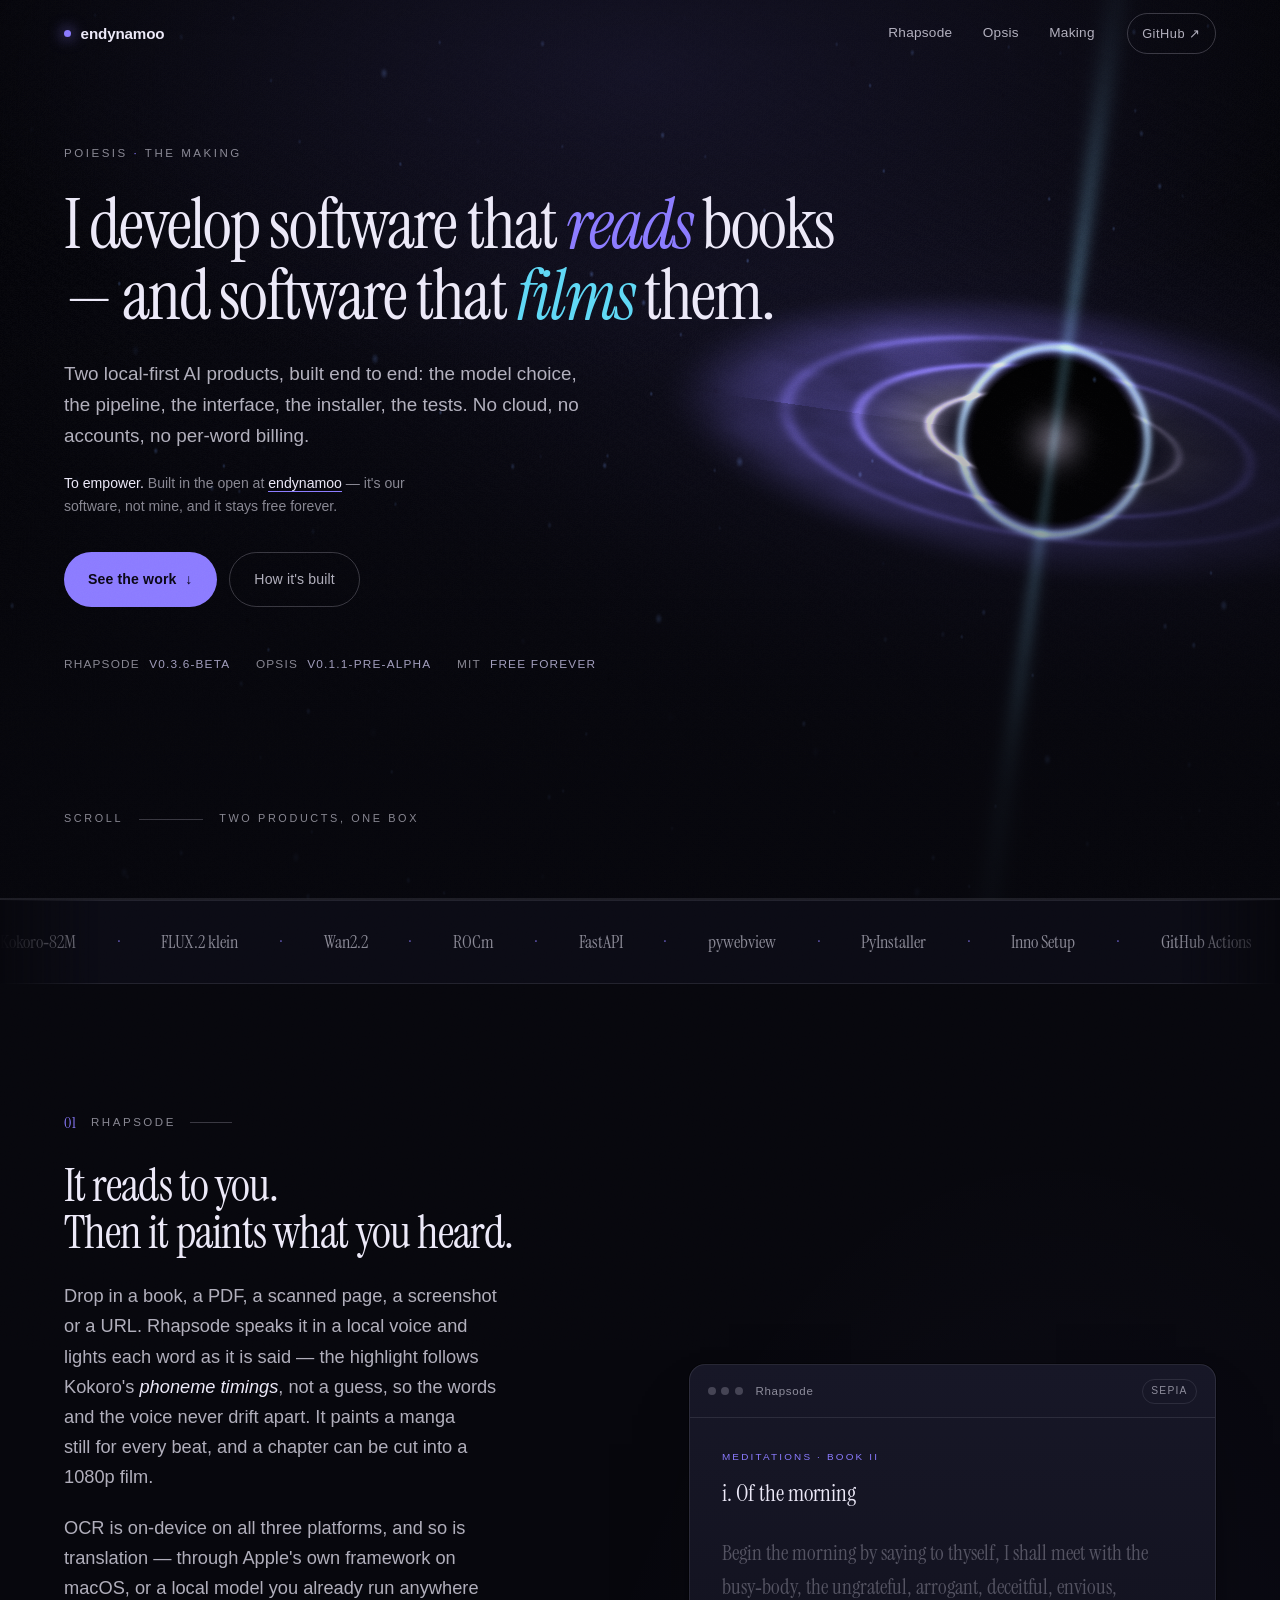
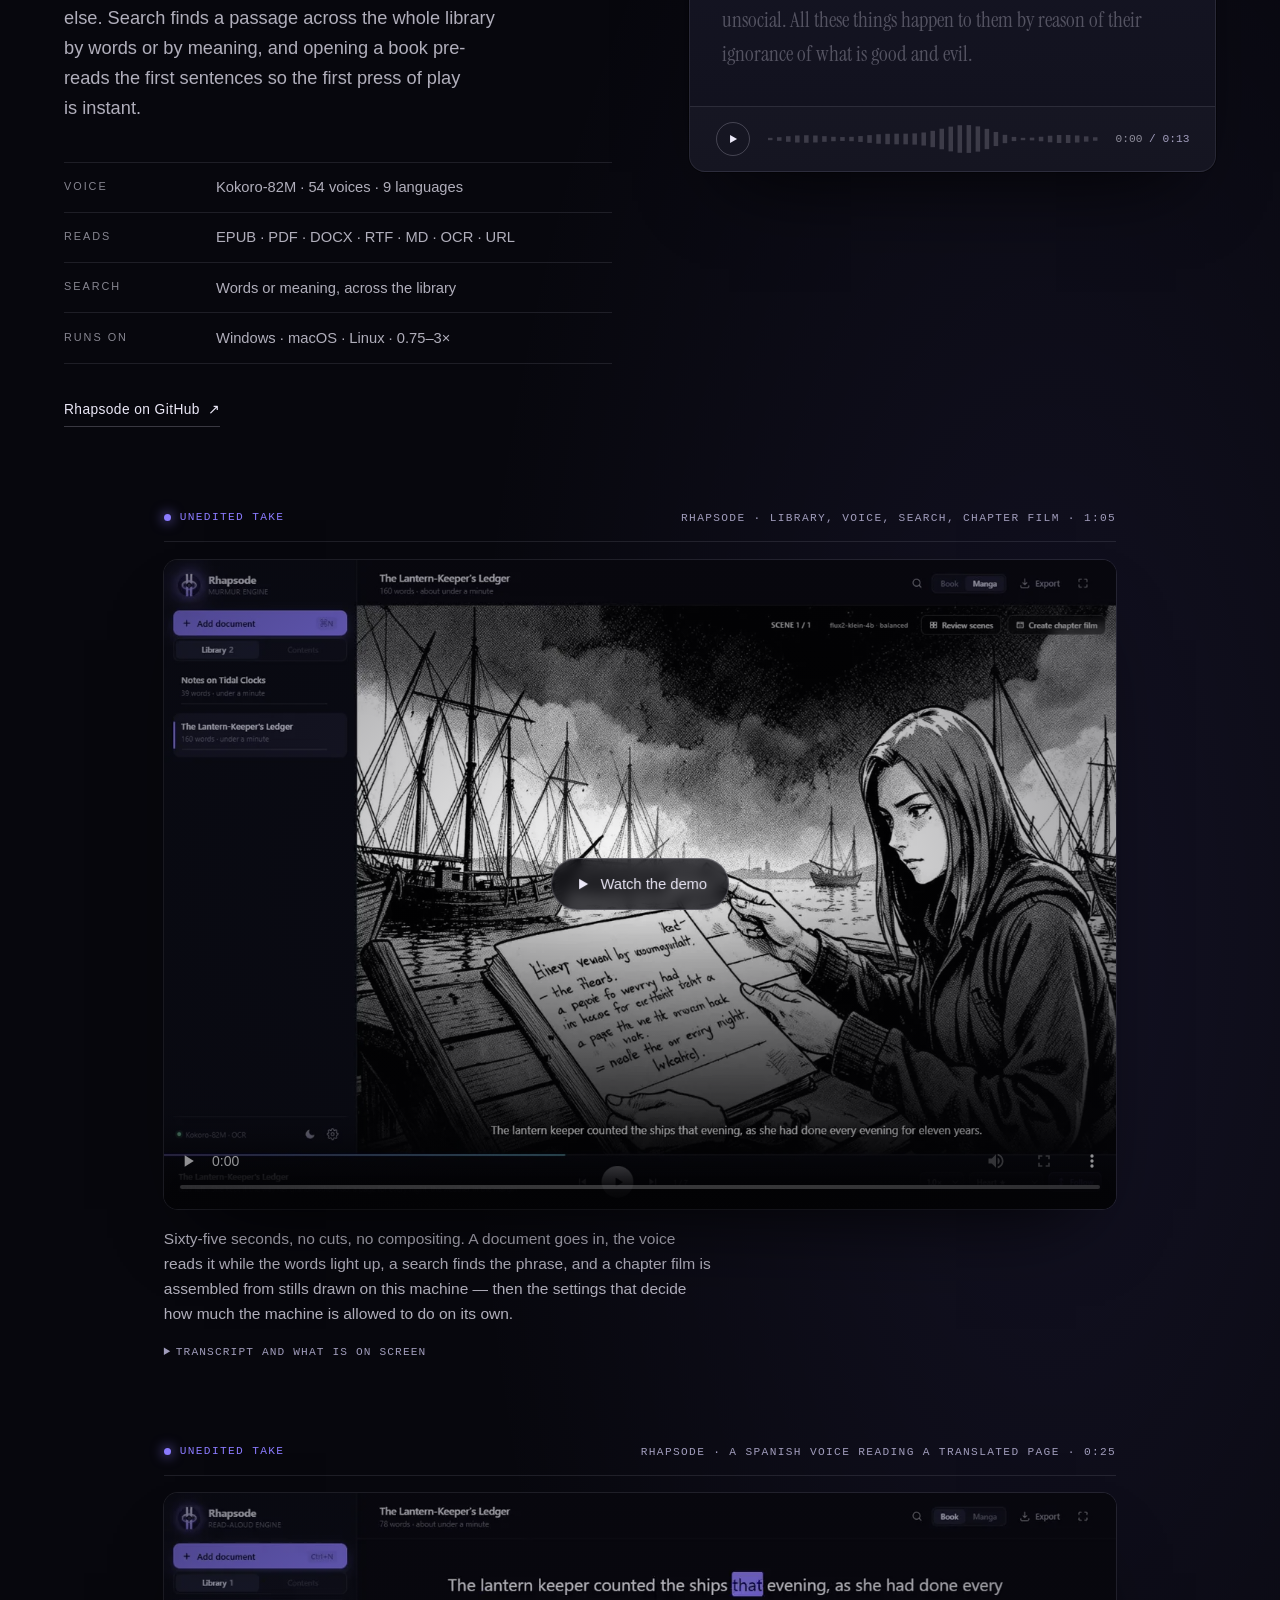
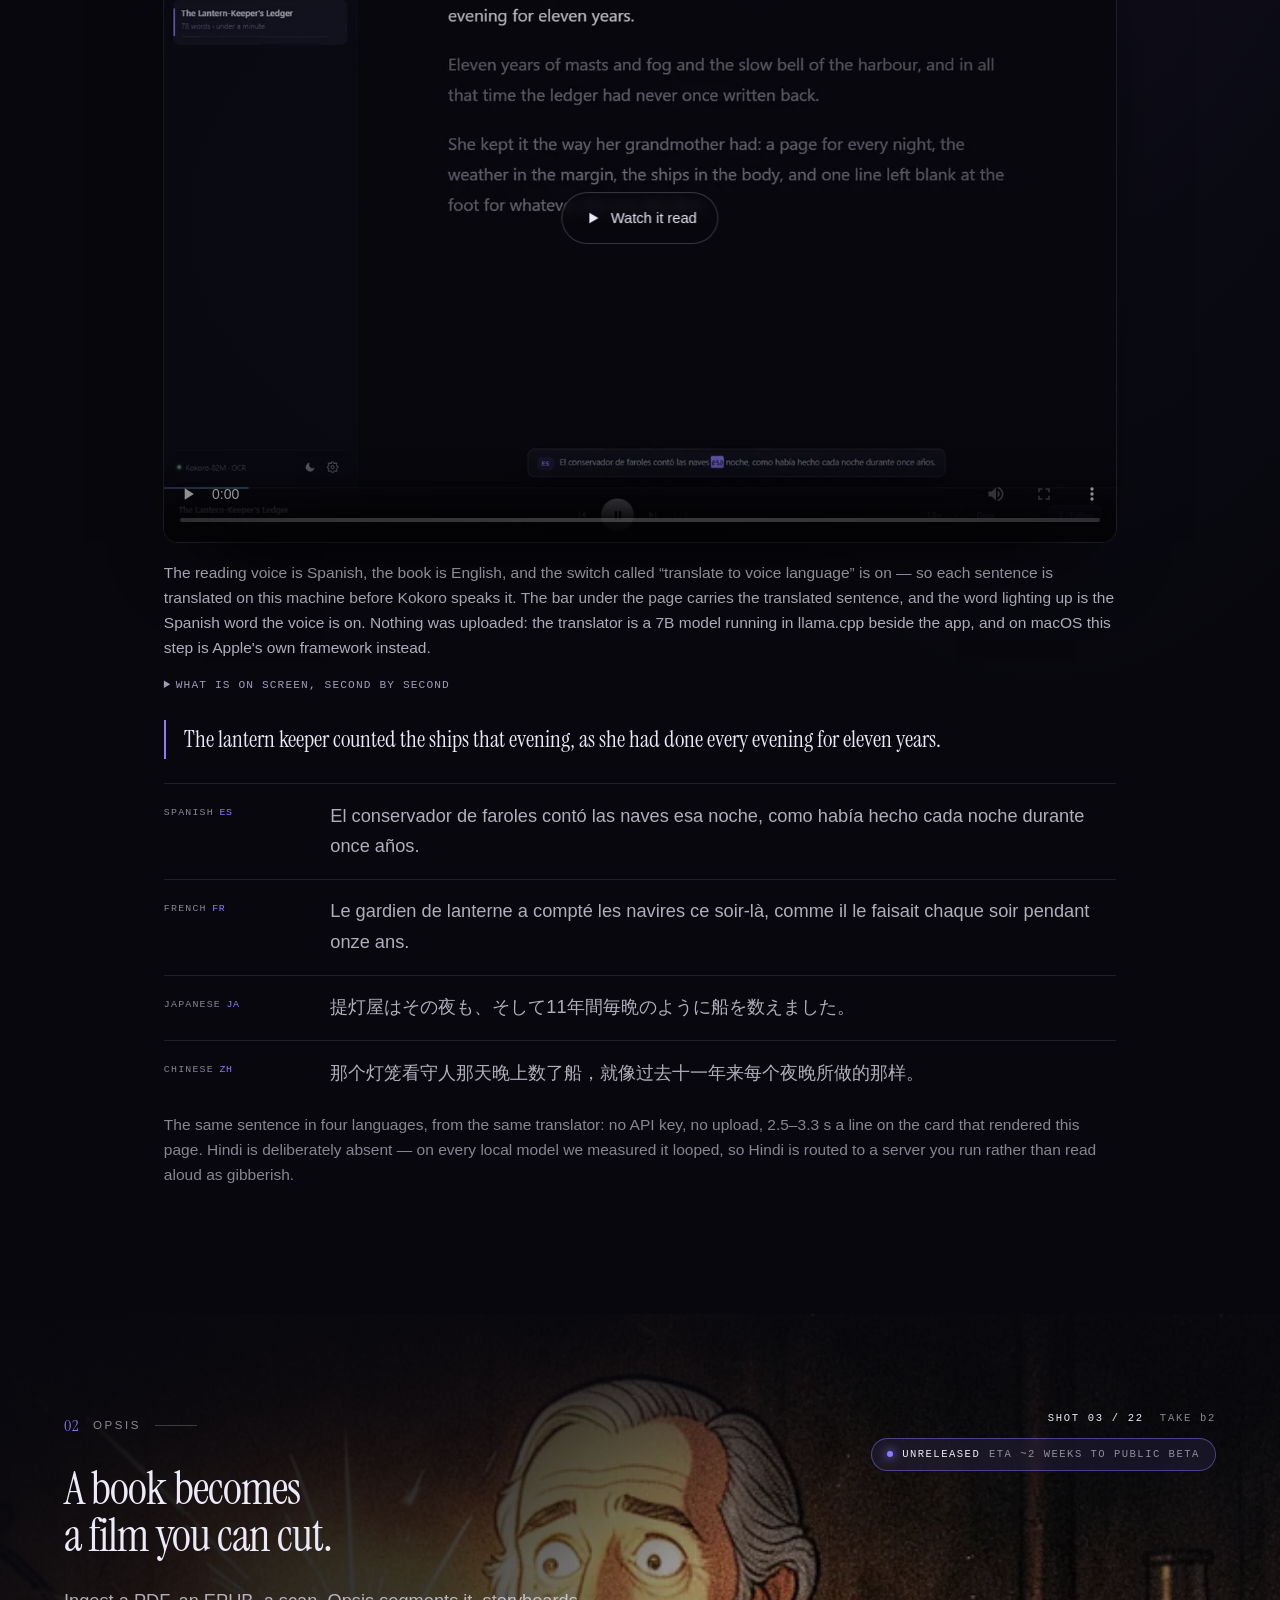
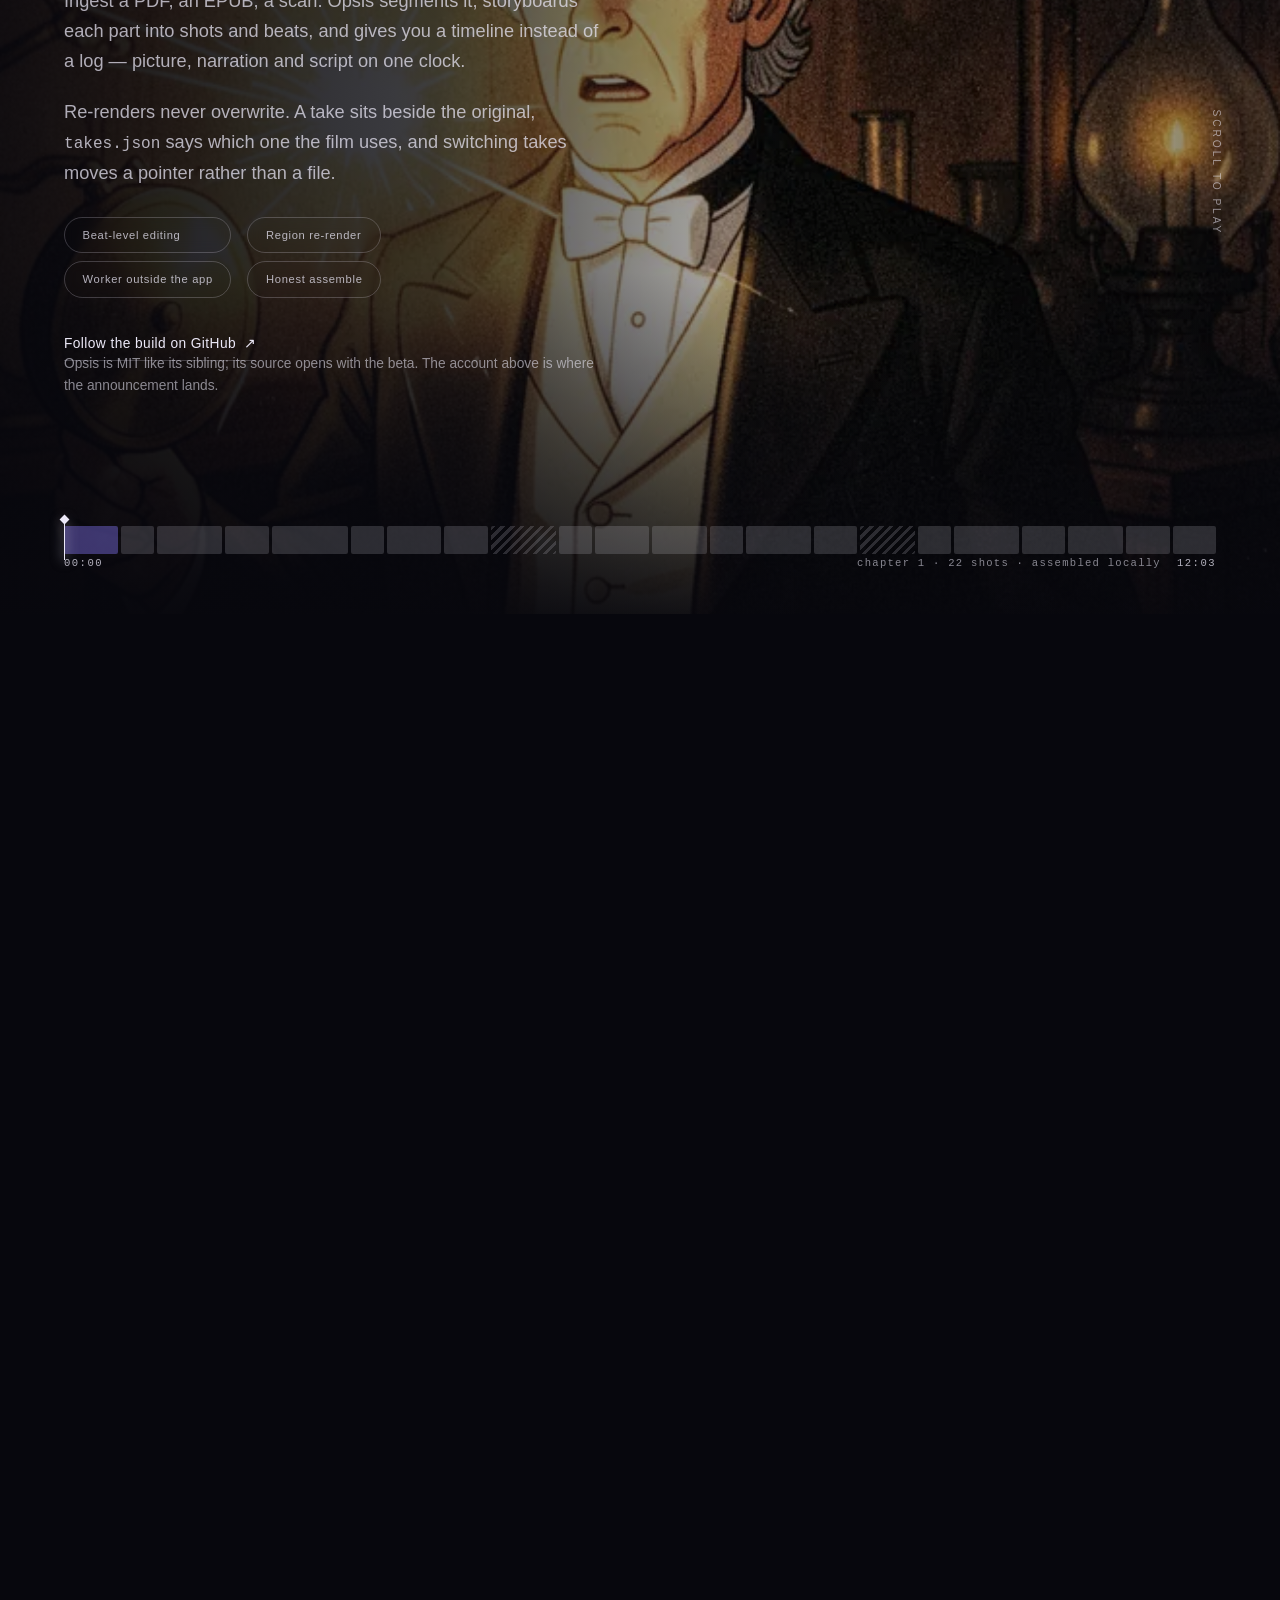
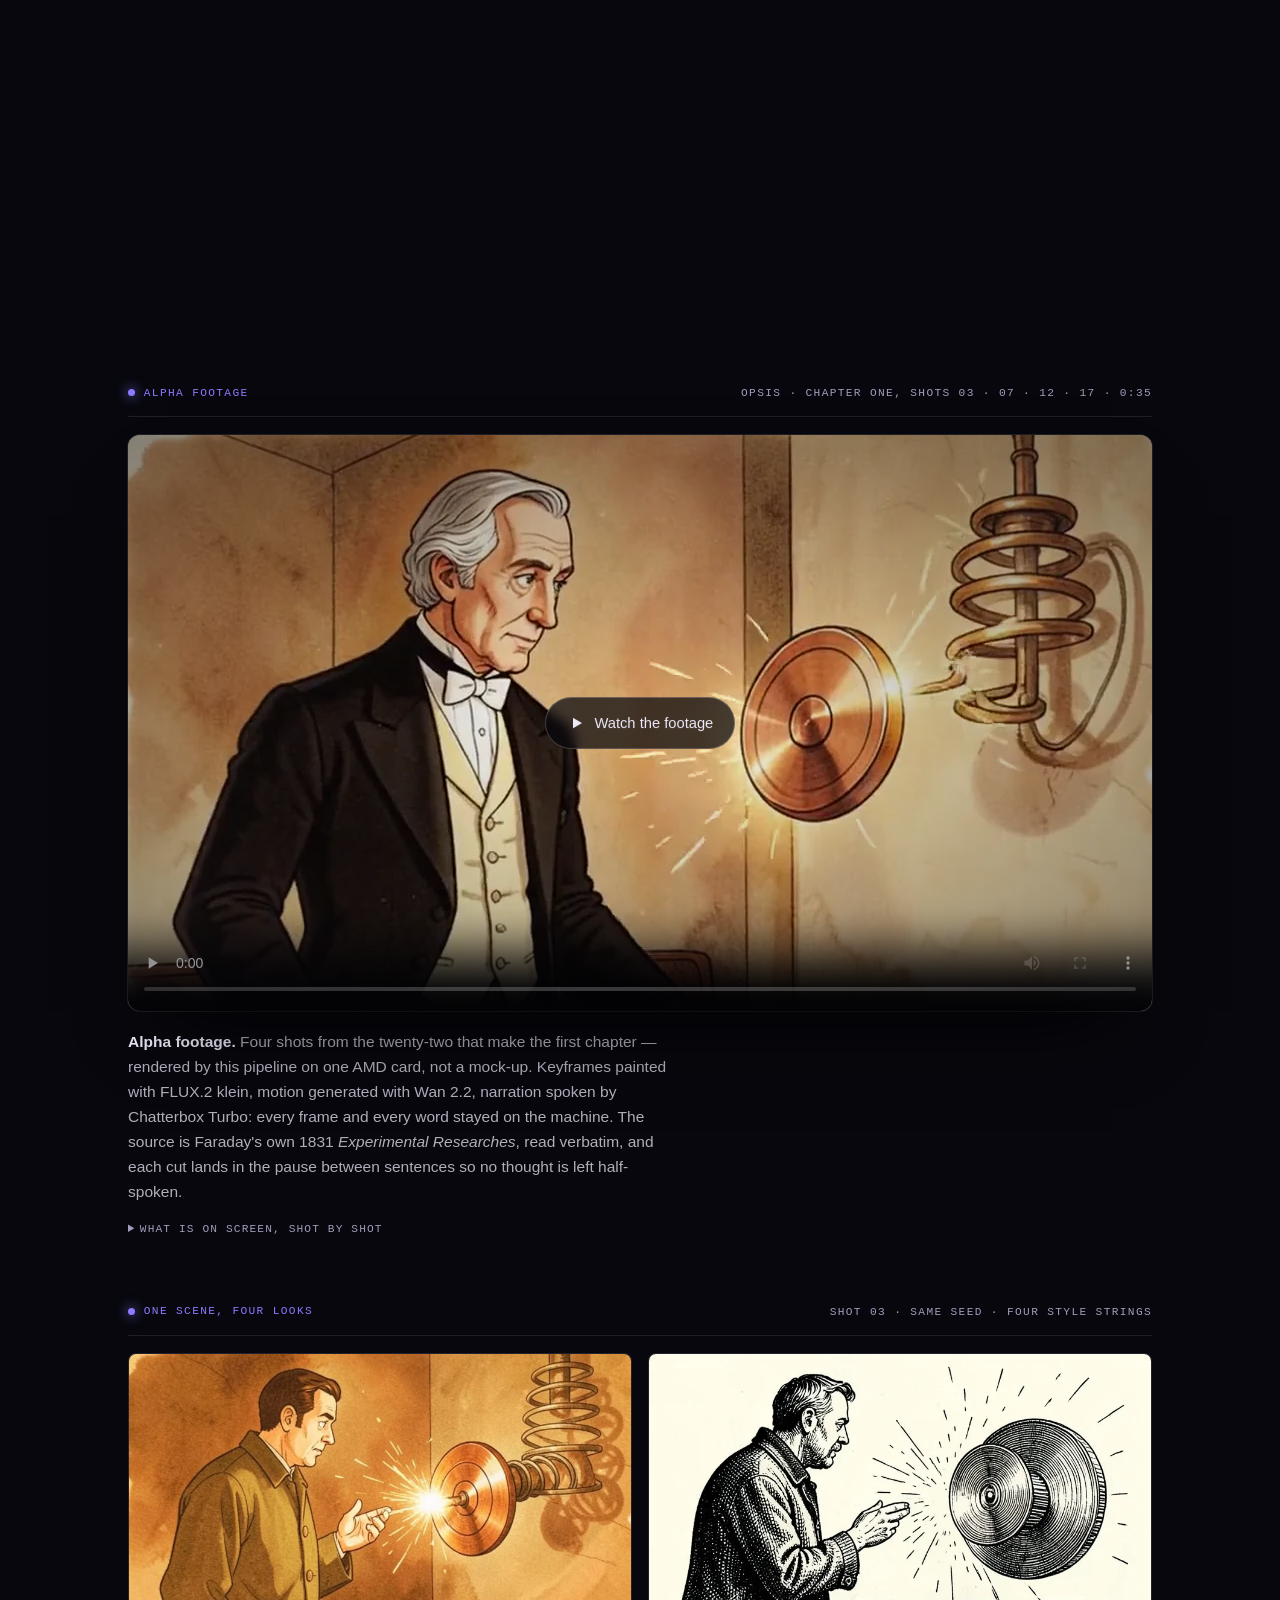
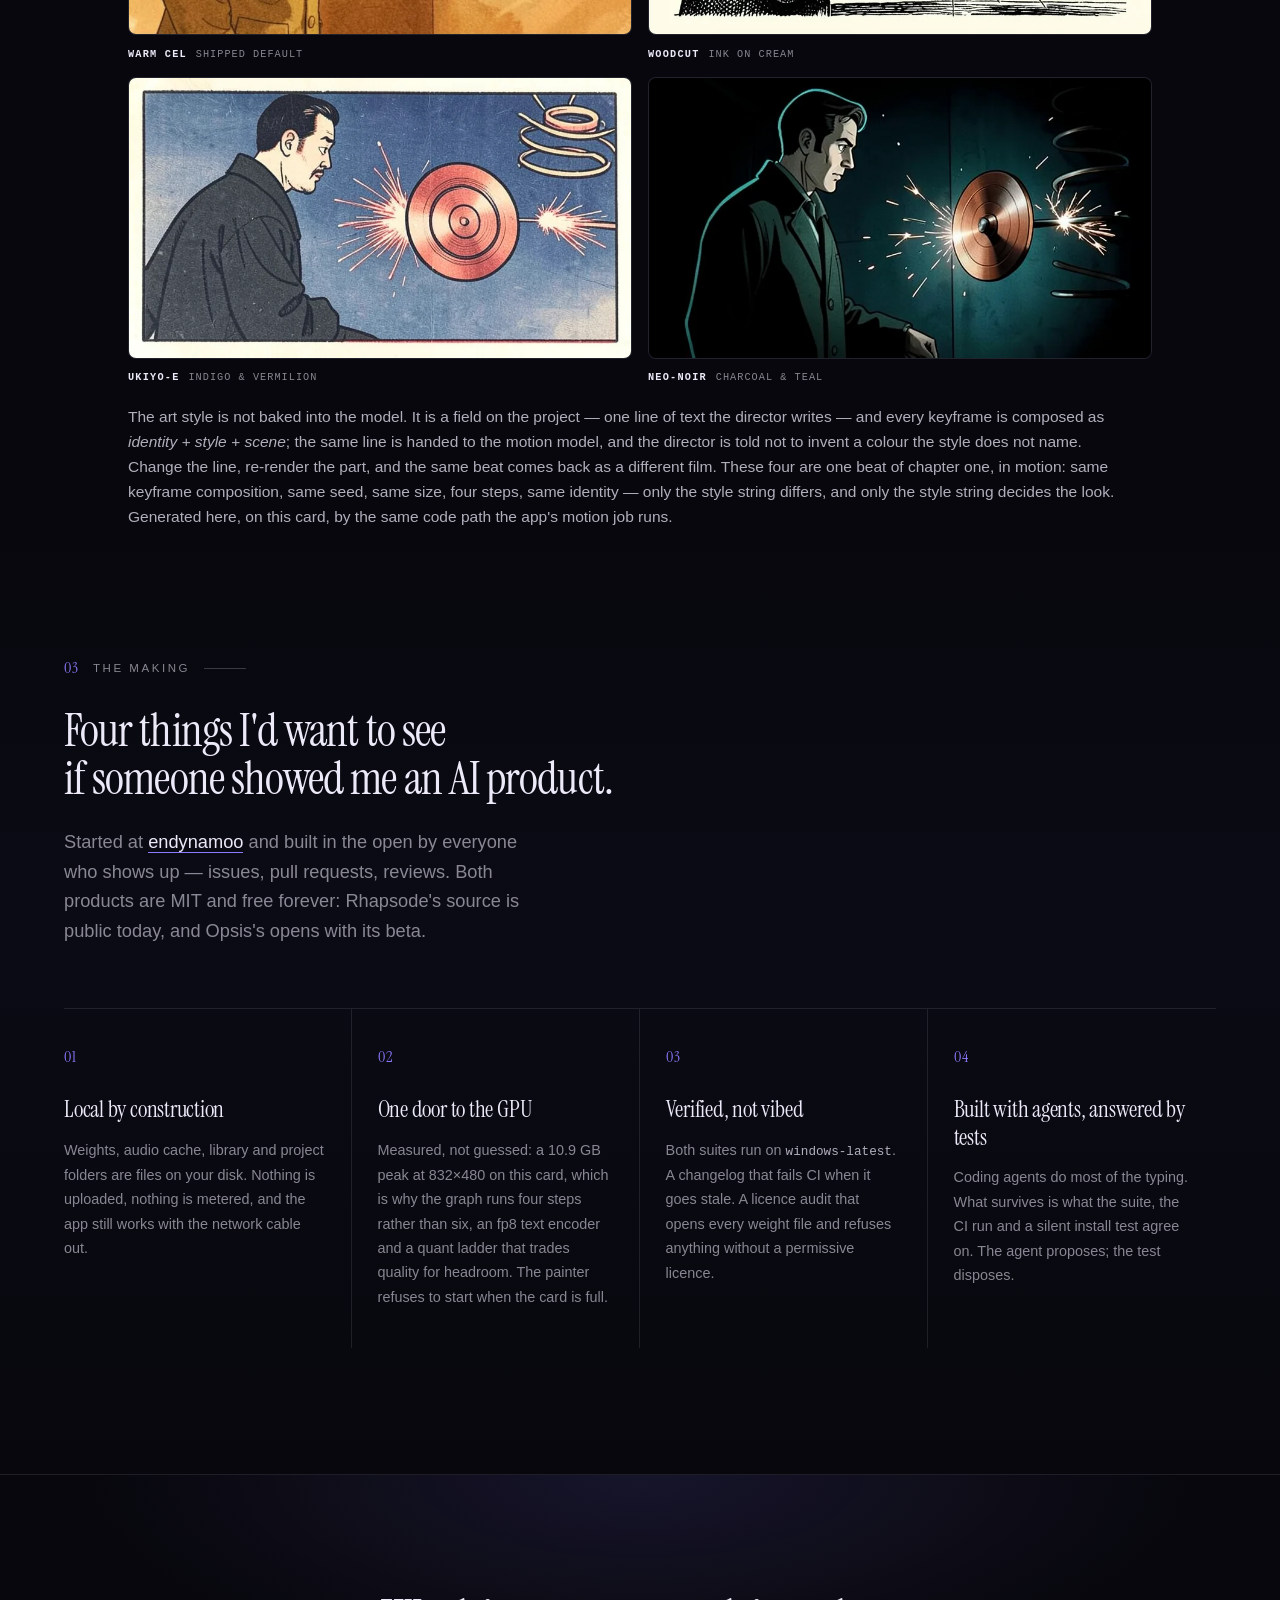
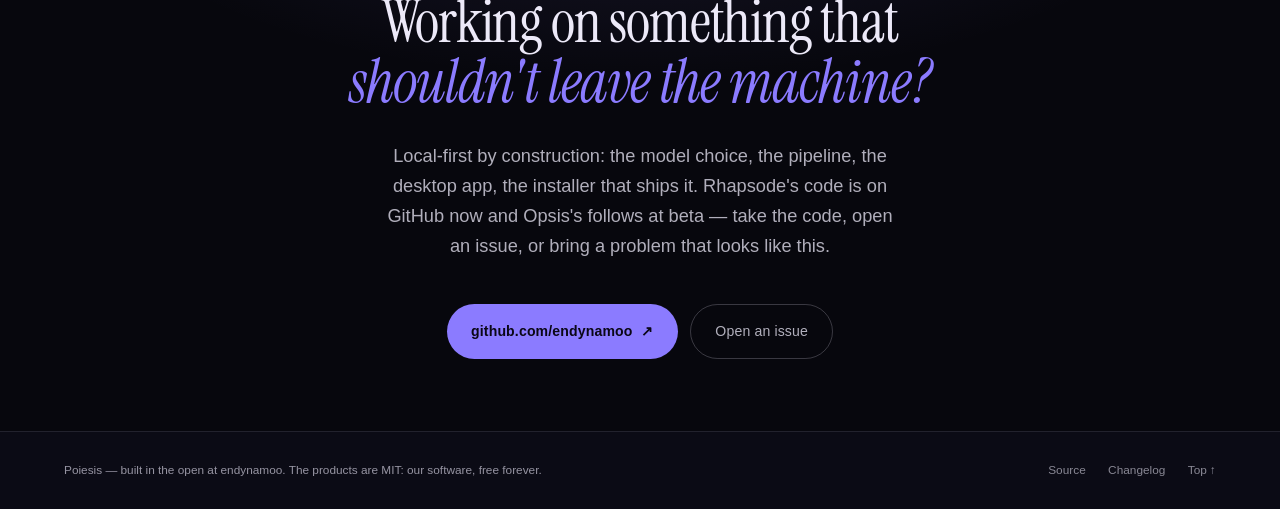
<file: index.html>
<!doctype html>
<html lang="en">
<head>
<meta charset="utf-8">
<meta name="viewport" content="width=device-width, initial-scale=1">
<title>endynamoo — Poiesis · local-first AI, built end to end</title>
<meta name="description" content="Rhapsode reads books aloud and paints them. Opsis turns a book into a film. Two local-first AI products, built end to end — no cloud, no accounts, no per-word billing.">
<meta name="color-scheme" content="dark">
<meta name="theme-color" content="#07070d">
<link rel="icon" href="assets/favicon.svg" type="image/svg+xml">
<meta property="og:type" content="website">
<meta property="og:title" content="endynamoo — Poiesis">
<meta property="og:description" content="I develop software that reads books — and software that films them.">
<meta property="og:image" content="https://endynamoo.github.io/poiesis/assets/img/og.png">
<meta property="og:url" content="https://endynamoo.github.io/poiesis/">
<meta name="twitter:card" content="summary_large_image">
<link rel="preload" href="assets/fonts/instrument-serif-latin.woff2" as="font" type="font/woff2" crossorigin>
<link rel="stylesheet" href="assets/css/site.css?v=17">
</head>
<body>
<a class="skip" href="#rhapsode">Skip to the work</a>
<div class="grain" aria-hidden="true"></div>

<header class="nav">
  <a class="wordmark" href="#top" aria-label="endynamoo, back to the top">
    <span class="wordmark__dot"></span>
    <span>endynamoo</span>
  </a>
  <nav class="nav__links" aria-label="Sections">
    <a href="#rhapsode">Rhapsode</a>
    <a href="#opsis">Opsis</a>
    <a href="#making">Making</a>
  </nav>
  <a class="nav__cta" href="https://github.com/endynamoo" target="_blank" rel="noopener">GitHub&nbsp;↗</a>
</header>
<div class="rail" aria-hidden="true"><i></i></div>

<main id="top">

  <!-- 1 · the light ------------------------------------------------------- -->
  <section class="hero" aria-labelledby="hero-title">
    <canvas class="hero__stage" aria-hidden="true"></canvas>
    <div class="hero__veil" aria-hidden="true"></div>

    <div class="hero__inner">
      <p class="eyebrow reveal">Poiesis <span class="dot">·</span> the making</p>
      <h1 id="hero-title" class="display">
        <span class="line">I&nbsp;develop software that <em>reads</em> books</span>
        <span class="line">— and software that <em class="cold">films</em> them.</span>
      </h1>
      <p class="lede reveal">
        Two local&#8209;first AI products, built end to end: the model choice, the
        pipeline, the interface, the installer, the tests. No cloud, no accounts,
        no per&#8209;word billing.
      </p>
      <p class="hero__by reveal">
        <span class="hero__by-lead">To empower.</span>
        Built in the open at <a href="https://github.com/endynamoo" target="_blank" rel="noopener">endynamoo</a>
        — it's our software, not mine, and it stays free forever.
      </p>
      <div class="hero__actions reveal">
        <a class="btn btn--accent" href="#rhapsode">See the work <span aria-hidden="true">↓</span></a>
        <a class="btn btn--ghost" href="#making">How it's built</a>
      </div>
      <ul class="hero__meta reveal">
        <li>Rhapsode <span>v0.3.6&#8209;beta</span></li>
        <li>Opsis <span>v0.1.1&#8209;pre&#8209;alpha</span></li>
        <li>MIT <span>free forever</span></li>
      </ul>
    </div>

    <div class="hero__foot">
      <span>Scroll</span>
      <span class="hero__foot-line" aria-hidden="true"></span>
      <span>two products, one box</span>
    </div>
  </section>

  <!-- 2 · the ingredients ------------------------------------------------- -->
  <section class="strip" aria-label="Stack">
    <div class="strip__track">
      <span>Kokoro&#8209;82M</span><i>·</i>
      <span>FLUX.2 klein</span><i>·</i>
      <span>Wan2.2</span><i>·</i>
      <span>ROCm</span><i>·</i>
      <span>FastAPI</span><i>·</i>
      <span>pywebview</span><i>·</i>
      <span>PyInstaller</span><i>·</i>
      <span>Inno Setup</span><i>·</i>
      <span>GitHub Actions</span><i>·</i>
      <span class="strip__dup" aria-hidden="true">Kokoro&#8209;82M</span><i aria-hidden="true">·</i>
      <span class="strip__dup" aria-hidden="true">FLUX.2 klein</span><i aria-hidden="true">·</i>
      <span class="strip__dup" aria-hidden="true">Wan2.2</span><i aria-hidden="true">·</i>
      <span class="strip__dup" aria-hidden="true">ROCm</span><i aria-hidden="true">·</i>
      <span class="strip__dup" aria-hidden="true">FastAPI</span><i aria-hidden="true">·</i>
      <span class="strip__dup" aria-hidden="true">pywebview</span><i aria-hidden="true">·</i>
      <span class="strip__dup" aria-hidden="true">PyInstaller</span><i aria-hidden="true">·</i>
      <span class="strip__dup" aria-hidden="true">Inno Setup</span><i aria-hidden="true">·</i>
      <span class="strip__dup" aria-hidden="true">GitHub Actions</span><i aria-hidden="true">·</i>
    </div>
  </section>

  <!-- 3 · Rhapsode -------------------------------------------------------- -->
  <section class="project project--rhapsode" id="rhapsode" aria-labelledby="rhapsode-title">
    <div class="wrap project__grid">

      <div class="project__copy">
        <p class="index reveal"><span>01</span> Rhapsode</p>
        <h2 id="rhapsode-title" class="display h2 reveal">
          It reads to you.<br>Then it paints what you heard.
        </h2>
        <p class="body reveal">
          Drop in a book, a PDF, a scanned page, a screenshot or a URL. Rhapsode speaks it in a
          local voice and lights each word as it is said — the highlight follows Kokoro's
          <em>phoneme timings</em>, not a guess, so the words and the voice never drift apart. It
          paints a manga still for every beat, and a chapter can be cut into a 1080p film.
        </p>
        <p class="body reveal">
          OCR is on&#8209;device on all three platforms, and so is translation — through Apple's
          own framework on macOS, or a local model you already run anywhere else. Search finds a
          passage across the whole library by words or by meaning, and opening a book pre-reads
          the first sentences so the first press of play is instant.
        </p>

        <dl class="specs reveal">
          <div><dt>Voice</dt><dd>Kokoro&#8209;82M · 54 voices · 9 languages</dd></div>
          <div><dt>Reads</dt><dd>EPUB · PDF · DOCX · RTF · MD · OCR · URL</dd></div>
          <div><dt>Search</dt><dd>Words or meaning, across the library</dd></div>
          <div><dt>Runs on</dt><dd>Windows · macOS · Linux · 0.75–3×</dd></div>
        </dl>

        <a class="arrow-link reveal" href="https://github.com/endynamoo/rhapsode" target="_blank" rel="noopener">
          Rhapsode on GitHub <span aria-hidden="true">↗</span>
        </a>
      </div>

      <!-- reader mock: built in CSS so it stays crisp at any DPI -->
      <div class="reader reveal" aria-hidden="true">
        <div class="reader__chrome">
          <span class="reader__dots"><i></i><i></i><i></i></span>
          <span class="reader__title">Rhapsode</span>
          <span class="reader__chip">Sepia</span>
        </div>

        <div class="reader__head">
          <p class="reader__book">MEDITATIONS · BOOK II</p>
          <p class="reader__chapter">i. Of the morning</p>
        </div>

        <p class="reader__prose" id="prose">Begin the morning by saying to thyself, I shall meet with the busy&#8209;body, the ungrateful, arrogant, deceitful, envious, unsocial. All these things happen to them by reason of their ignorance of what is good and evil.</p>

        <div class="reader__player">
          <button class="reader__play" type="button" id="hear" aria-label="Play the voice" aria-pressed="false">
            <svg class="reader__icon reader__icon--play" viewBox="0 0 24 24" width="14" height="14" aria-hidden="true"><path d="M7 5l12 7-12 7z" fill="currentColor"/></svg>
            <svg class="reader__icon reader__icon--pause" viewBox="0 0 24 24" width="14" height="14" aria-hidden="true"><path d="M7 5h3.4v14H7zM13.6 5H17v14h-3.4z" fill="currentColor"/></svg>
          </button>
          <canvas class="reader__wave" id="wave" aria-hidden="true"></canvas>
          <span class="reader__time" id="clock">0:00<span> / 0:13</span></span>
        </div>
        <audio id="voice" src="assets/audio/reader.mp3" preload="auto"></audio>
      </div>

      <!-- Kokoro-82M speaking this passage, rendered by tools/make_reader_audio.py.
           The word timings are the phoneme timings from the same synthesis. -->
      <!-- reader-timings:begin -->
      <script type="application/json" id="reader-timings">{"duration":13.413,"words":[[0.073,0.473],[0.473,0.699],[0.699,1.2],[1.2,1.375],[1.375,1.752],[1.752,1.927],[1.927,2.452],[2.452,2.576],[2.576,2.902],[2.902,3.178],[3.178,3.454],[3.454,3.68],[3.68,4.403],[4.403,4.629],[4.629,5.453],[5.453,6.102],[6.102,6.802],[6.802,7.327],[7.327,8.014],[8.014,8.239],[8.239,8.639],[8.639,9.016],[9.016,9.467],[9.467,9.642],[9.642,9.918],[9.918,10.093],[10.093,10.544],[10.544,10.719],[10.719,11.045],[11.045,11.796],[11.796,11.971],[11.971,12.247],[12.247,12.421],[12.421,12.697],[12.697,12.923],[12.923,13.333]]}</script>
      <!-- reader-timings:end -->

    </div>

    <!-- the app itself: one unedited take, recorded by Rhapsode's scripts/record_demo.py -->
    <figure class="demo reveal" aria-labelledby="demo-title">
      <div class="demo__slate">
        <p class="demo__rec"><i aria-hidden="true"></i> Unedited take</p>
        <p class="demo__meta" id="demo-title">Rhapsode · library, voice, search, chapter film · 1:05</p>
      </div>

      <div class="demo__frame">
        <video class="demo__video" id="demo" controls preload="none" playsinline
               width="1280" height="871"
               poster="assets/img/rhapsode-demo-poster.webp"
               aria-describedby="demo-desc">
          <source src="assets/video/rhapsode-demo.mp4" type="video/mp4">
          <p>Your browser cannot play this file. <a href="assets/video/rhapsode-demo.mp4">Download the demo</a> (2 MB).</p>
        </video>
        <span class="demo__scrim" aria-hidden="true"></span>
        <button class="demo__play" type="button" id="demo-play">
          <svg viewBox="0 0 24 24" width="18" height="18" aria-hidden="true"><path d="M8 5l12 7-12 7z" fill="currentColor"/></svg>
          <span>Watch the demo</span>
        </button>
      </div>

      <figcaption class="demo__caption" id="demo-desc">
        Sixty-five seconds, no cuts, no compositing. A document goes in, the voice reads it while
        the words light up, a search finds the phrase, and a chapter film is assembled from stills
        drawn on this machine — then the settings that decide how much the machine is allowed to do
        on its own.
      </figcaption>

      <details class="demo__transcript">
        <summary>Transcript and what is on screen</summary>
        <ol>
          <li><b>0:00</b> — the library, two documents. <i>Add document</i> opens the picker.</li>
          <li><b>0:10</b> — <i>The Lantern Keeper's Ledger</i> plays. Kokoro reads; the word being spoken is lit, the sentence sits above the controls.</li>
          <li><b>0:31</b> — <i>Search library</i> for <b>lantern</b>: the hits are segments, marked with the words that matched.</li>
          <li><b>0:45</b> — the chapter film: one still per beat, the narration underneath, scrubbable as a timeline.</li>
          <li><b>0:58</b> — settings: default voice, reading font, text size, theme, stills engine, auto-generate, follow along.</li>
        </ol>
        <p>The spoken words are the book's own text — “The lantern keeper counted the ships that evening, as she had done every evening for eleven years.” — read by Kokoro-82M running locally.</p>
      </details>
    </figure>

    <!-- the take: Rhapsode reading a Spanish translation, recorded by
         tools/make_translation_clip.py. The four-language list under it is the same
         translator's output, rendered by tools/make_translation_demo.py. -->
    <figure class="demo demo--translation reveal" aria-labelledby="translation-title">
      <div class="demo__slate">
        <p class="demo__rec"><i aria-hidden="true"></i> Unedited take</p>
        <p class="demo__meta" id="translation-title">Rhapsode · a Spanish voice reading a translated page · 0:25</p>
      </div>

      <div class="demo__frame">
        <video class="demo__video" id="translation-demo" controls preload="none" playsinline
               width="1280" height="872"
               poster="assets/img/translation-demo-poster.webp"
               aria-describedby="translation-desc">
          <source src="assets/video/translation-demo.mp4" type="video/mp4">
          <p>Your browser cannot play this file. <a href="assets/video/translation-demo.mp4">Download the take</a> (547&nbsp;KB).</p>
        </video>
        <span class="demo__scrim" aria-hidden="true"></span>
        <button class="demo__play" type="button" id="translation-demo-play">
          <svg viewBox="0 0 24 24" width="18" height="18" aria-hidden="true"><path d="M8 5l12 7-12 7z" fill="currentColor"/></svg>
          <span>Watch it read</span>
        </button>
      </div>

      <figcaption class="demo__caption" id="translation-desc">
        The reading voice is Spanish, the book is English, and the switch called “translate to
        voice language” is on — so each sentence is translated on this machine before Kokoro
        speaks it. The bar under the page carries the translated sentence, and the word lighting
        up is the Spanish word the voice is on. Nothing was uploaded: the translator is a 7B
        model running in llama.cpp beside the app, and on macOS this step is Apple's own
        framework instead.
      </figcaption>

      <details class="demo__transcript">
        <summary>What is on screen, second by second</summary>
        <ol>
          <li><b>0:00</b> — the library, with one document in it.</li>
          <li><b>0:02</b> — <i>The Lantern-Keeper's Ledger</i> opens in Book view, in English.</li>
          <li><b>0:04</b> — play. Spanish voice <code>ef_dora</code>; the first sentence arrives translated as “El conservador de faroles contó las naves esa noche, como había hecho cada noche durante once años.”</li>
          <li><b>0:14</b> — the next sentence: “La mantuvo como su abuela: una página para cada noche, el tiempo en la margen, las naves en el cuerpo…”</li>
          <li><b>0:24</b> — stopped. Every line stayed on this machine.</li>
        </ol>
        <p>The sentence is translated first and spoken second: the delay you hear at 0:04 is the model, not the network. There is no network.</p>
      </details>

      <blockquote class="translation__source">
        The lantern keeper counted the ships that evening, as she had done every evening
        for eleven years.
      </blockquote>

      <dl class="translation__list">
        <div>
          <dt>Spanish <em>es</em></dt>
          <dd lang="es">El conservador de faroles contó las naves esa noche, como había hecho cada noche durante once años.</dd>
        </div>
        <div>
          <dt>French <em>fr</em></dt>
          <dd lang="fr">Le gardien de lanterne a compté les navires ce soir-là, comme il le faisait chaque soir pendant onze ans.</dd>
        </div>
        <div>
          <dt>Japanese <em>ja</em></dt>
          <dd lang="ja">提灯屋はその夜も、そして11年間毎晩のように船を数えました。</dd>
        </div>
        <div>
          <dt>Chinese <em>zh</em></dt>
          <dd lang="zh">那个灯笼看守人那天晚上数了船，就像过去十一年来每个夜晚所做的那样。</dd>
        </div>
      </dl>

      <p class="translation__note">
        The same sentence in four languages, from the same translator: no API key, no upload,
        2.5–3.3&nbsp;s a line on the card that rendered this page. Hindi is deliberately absent —
        on every local model we measured it looped, so Hindi is routed to a server you run rather
        than read aloud as gibberish.
      </p>
    </figure>
  </section>

  <!-- 4 · Opsis ----------------------------------------------------------- -->
  <section class="opsis" id="opsis" aria-labelledby="opsis-title">
    <div class="opsis__pin">

      <div class="opsis__media">
        <img src="assets/img/frame-01.webp" alt="" class="opsis__frame is-on" data-frame="0" width="832" height="464">
        <img src="assets/img/frame-02.webp" alt="" class="opsis__frame" data-frame="1" width="832" height="464" loading="lazy">
        <img src="assets/img/frame-03.webp" alt="" class="opsis__frame" data-frame="2" width="832" height="464" loading="lazy">
        <img src="assets/img/frame-04.webp" alt="" class="opsis__frame" data-frame="3" width="832" height="464" loading="lazy">
        <img src="assets/img/frame-05.webp" alt="" class="opsis__frame" data-frame="4" width="832" height="464" loading="lazy">
        <img src="assets/img/frame-06.webp" alt="" class="opsis__frame" data-frame="5" width="832" height="464" loading="lazy">
        <img src="assets/img/frame-07.webp" alt="" class="opsis__frame" data-frame="6" width="832" height="464" loading="lazy">
        <img src="assets/img/frame-08.webp" alt="" class="opsis__frame" data-frame="7" width="832" height="464" loading="lazy">
        <div class="opsis__scrim" aria-hidden="true"></div>
        <p class="opsis__slate" aria-hidden="true"><span id="slate-shot">SHOT 03 / 22</span><span id="slate-take">TAKE b2</span></p>

        <p class="opsis__banner">
          <i aria-hidden="true"></i>
          <span>Unreleased</span>
          <span class="opsis__banner-note">ETA ~2 weeks to public beta</span>
        </p>
      </div>

      <div class="opsis__copy">
        <p class="index"><span>02</span> Opsis</p>
        <h2 id="opsis-title" class="display h2">
          A book becomes<br>a film you can cut.
        </h2>
        <p class="body">
          Ingest a PDF, an EPUB, a scan. Opsis segments it, storyboards each part into
          shots and beats, and gives you a timeline instead of a log — picture, narration
          and script on one clock.
        </p>
        <p class="body">
          Re&#8209;renders never overwrite. A take sits beside the original,
          <code>takes.json</code> says which one the film uses, and switching takes moves
          a pointer rather than a file.
        </p>
        <ul class="chips">
          <li>Beat&#8209;level editing</li>
          <li>Region re&#8209;render</li>
          <li>Worker outside the app</li>
          <li>Honest assemble</li>
        </ul>
        <a class="arrow-link" href="https://github.com/endynamoo" target="_blank" rel="noopener">
          Follow the build on GitHub <span aria-hidden="true">↗</span>
        </a>
        <p class="opsis__note">Opsis is MIT like its sibling; its source opens with the beta. The
           account above is where the announcement lands.</p>
      </div>

      <!-- the storyboard, swipeable where the stage is not pinned -->
      <div class="opsis__strip" aria-label="Chapter one storyboard">
        <figure><img src="assets/img/frame-01.webp" alt="A man in a waistcoat holding a glass instrument up to the lamplight" width="832" height="464" loading="lazy"><figcaption>03</figcaption></figure>
        <figure><img src="assets/img/frame-02.webp" alt="An experiment under a glass dome, lit from within" width="832" height="464" loading="lazy"><figcaption>04</figcaption></figure>
        <figure><img src="assets/img/frame-03.webp" alt="Two hands steadying a small apparatus over a brass base" width="832" height="464" loading="lazy"><figcaption>05</figcaption></figure>
        <figure><img src="assets/img/frame-04.webp" alt="Close-up of a copper coil winding in warm light" width="832" height="464" loading="lazy"><figcaption>07</figcaption></figure>
        <figure><img src="assets/img/frame-05.webp" alt="A worn wooden case of brass instruments" width="832" height="464" loading="lazy"><figcaption>12</figcaption></figure>
        <figure><img src="assets/img/frame-06.webp" alt="Glowing blue particles cupped in a pair of hands" width="832" height="464" loading="lazy"><figcaption>17</figcaption></figure>
        <figure><img src="assets/img/frame-07.webp" alt="A red plasma tube glowing inside a dark cabinet" width="832" height="464" loading="lazy"><figcaption>19</figcaption></figure>
        <figure><img src="assets/img/frame-08.webp" alt="A brass clock face throwing a small spark" width="832" height="464" loading="lazy"><figcaption>21</figcaption></figure>
      </div>

      <div class="opsis__rail" aria-hidden="true">
        <div class="opsis__beats" id="beats"></div>
        <div class="opsis__head" id="playhead"></div>
        <div class="opsis__hud">
          <span id="hud-time">00:00</span>
          <span class="opsis__hud-note">chapter 1 · 22 shots · assembled locally</span>
          <span>12:03</span>
        </div>
      </div>

      <p class="opsis__scroll" aria-hidden="true">scroll to play</p>
    </div>
  </section>

  <!-- real footage from the pipeline, cut down: 4 shots out of the 22 that made
       chapter one. Alpha, so it says so. Kept outside .opsis, whose 420vh track
       exists to hold the pinned stage. -->
  <div class="wrap">
    <figure class="demo demo--opsis reveal" aria-labelledby="opsis-demo-title">
      <div class="demo__slate">
        <p class="demo__rec demo__rec--alpha"><i aria-hidden="true"></i> Alpha footage</p>
        <p class="demo__meta" id="opsis-demo-title">Opsis · chapter one, shots 03 · 07 · 12 · 17 · 0:35</p>
      </div>

      <div class="demo__frame">
        <video class="demo__video" id="opsis-demo" controls preload="none" playsinline
               width="1024" height="576"
               poster="assets/img/opsis-demo-poster.webp"
               aria-describedby="opsis-demo-desc">
          <source src="assets/video/opsis-demo.mp4" type="video/mp4">
          <p>Your browser cannot play this file. <a href="assets/video/opsis-demo.mp4">Download the footage</a> (2.7&nbsp;MB).</p>
        </video>
        <span class="demo__scrim" aria-hidden="true"></span>
        <button class="demo__play" type="button" id="opsis-demo-play">
          <svg viewBox="0 0 24 24" width="18" height="18" aria-hidden="true"><path d="M8 5l12 7-12 7z" fill="currentColor"/></svg>
          <span>Watch the footage</span>
        </button>
      </div>

      <figcaption class="demo__caption" id="opsis-demo-desc">
        <b>Alpha footage.</b> Four shots from the twenty-two that make the first chapter —
        rendered by this pipeline on one AMD card, not a mock-up. Keyframes painted with
        FLUX.2&nbsp;klein, motion generated with Wan&nbsp;2.2, narration spoken by
        Chatterbox&nbsp;Turbo: every frame and every word stayed on the machine. The source is
        Faraday's own 1831 <i>Experimental Researches</i>, read verbatim, and each cut lands in
        the pause between sentences so no thought is left half-spoken.
      </figcaption>

      <details class="demo__transcript">
        <summary>What is on screen, shot by shot</summary>
        <ol>
          <li><b>0:00 – 0:07</b> — shot 03. A copper disc turns beside a flat spiral coil; sparks flicker along the edge. <i>“Certain effects of the induction of electrical currents have already been recognised…”</i></li>
          <li><b>0:07 – 0:20</b> — shot 07. The coil under a glass dome, its field pulsing as a magnet slides closer. <i>“I lately arrived at positive results…”</i></li>
          <li><b>0:20 – 0:27</b> — shot 12. A helix wired to a galvanometer and a ten-plate battery, the needle stubbornly still. <i>“Yet not the slightest sensible reflection of the galvanometer-needle could be observed.”</i></li>
          <li><b>0:27 – 0:35</b> — shot 17. A hundred-plate battery, and the needle finally moves. <i>“One of these helices was connected with a galvanometer…”</i></li>
        </ol>
        <p>Each shot is one continuous take from the video model, 12 to 31 seconds long; these are
        the whole sentences at the seams, cut where the narration itself pauses, so the voice
        finishes before the picture changes. Nothing in the frame is composited or retouched
        afterwards — the polish pass redraws each still from itself, and the takes are kept,
        which is why re-renders never overwrite.</p>
      </details>
    </figure>

    <!-- the look is a field, not a model: one beat, four style strings, same
         seed. Rendered on this machine by tools/make_style_variants.py. -->
    <figure class="styles reveal" aria-labelledby="styles-title">
      <div class="demo__slate">
        <p class="demo__rec"><i aria-hidden="true"></i> One scene, four looks</p>
        <p class="demo__meta" id="styles-title">shot 03 · same seed · four style strings</p>
      </div>

      <div class="styles__grid">
        <figure>
          <video muted loop playsinline preload="metadata" width="832" height="480"
                 poster="assets/img/style-warm-cel.webp"
                 aria-label="Warm cel: warm gouache cel animation, amber light, a man in a brown work coat watching a copper disc throw sparks">
            <source src="assets/video/style-warm-cel.mp4" type="video/mp4">
          </video>
          <figcaption><b>Warm cel</b> <span>shipped default</span></figcaption>
        </figure>
        <figure>
          <video muted loop playsinline preload="metadata" width="832" height="480"
                 poster="assets/img/style-woodcut.webp"
                 aria-label="Woodcut: black ink engraving on cream paper, dense hatching, two values, the sparks cut as straight lines">
            <source src="assets/video/style-woodcut.mp4" type="video/mp4">
          </video>
          <figcaption><b>Woodcut</b> <span>ink on cream</span></figcaption>
        </figure>
        <figure>
          <video muted loop playsinline preload="metadata" width="832" height="480"
                 poster="assets/img/style-ukiyoe.webp"
                 aria-label="Ukiyo-e: Japanese woodblock print, indigo sky, vermilion disc, bold contours, flat colour">
            <source src="assets/video/style-ukiyoe.mp4" type="video/mp4">
          </video>
          <figcaption><b>Ukiyo-e</b> <span>indigo &amp; vermilion</span></figcaption>
        </figure>
        <figure>
          <video muted loop playsinline preload="metadata" width="832" height="480"
                 poster="assets/img/style-noir.webp"
                 aria-label="Neo-noir: charcoal and teal, one hard rim light along the shoulder, deep shadow">
            <source src="assets/video/style-noir.mp4" type="video/mp4">
          </video>
          <figcaption><b>Neo-noir</b> <span>charcoal &amp; teal</span></figcaption>
        </figure>
      </div>

      <figcaption class="demo__caption">
        The art style is not baked into the model. It is a field on the project — one line of
        text the director writes — and every keyframe is composed as <i>identity + style +
        scene</i>; the same line is handed to the motion model, and the director is told not to
        invent a colour the style does not name. Change the line, re-render the part, and the
        same beat comes back as a different film. These four are one beat of chapter one, in
        motion: same keyframe composition, same seed, same size, four steps, same identity —
        only the style string differs, and only the style string decides the look. Generated
        here, on this card, by the same code path the app's motion job runs.
      </figcaption>
    </figure>
  </div>

  <!-- 5 · the making ------------------------------------------------------ -->
  <section class="making" id="making" aria-labelledby="making-title">
    <div class="wrap">
      <div class="making__head">
        <p class="index reveal"><span>03</span> The making</p>
        <h2 id="making-title" class="display h2 reveal">Four things I'd want to see<br>if someone showed me an AI product.</h2>
        <p class="body making__by reveal">
          Started at <a href="https://github.com/endynamoo" target="_blank" rel="noopener">endynamoo</a>
          and built in the open by everyone who shows up — issues, pull requests, reviews.
          Both products are MIT and free forever: Rhapsode's source is public today, and
          Opsis's opens with its beta.
        </p>
      </div>

      <ol class="receipts">
        <li class="receipt reveal">
          <span class="receipt__n">01</span>
          <h3>Local by construction</h3>
          <p>Weights, audio cache, library and project folders are files on your disk.
             Nothing is uploaded, nothing is metered, and the app still works with the
             network cable out.</p>
        </li>
        <li class="receipt reveal">
          <span class="receipt__n">02</span>
          <h3>One door to the GPU</h3>
          <p>Measured, not guessed: a 10.9&nbsp;GB peak at 832×480 on this card, which is why the
             graph runs four steps rather than six, an fp8 text encoder and a quant ladder that
             trades quality for headroom. The painter refuses to start when the card is full.</p>
        </li>
        <li class="receipt reveal">
          <span class="receipt__n">03</span>
          <h3>Verified, not vibed</h3>
          <p>Both suites run on <code>windows-latest</code>. A changelog that fails CI when it
             goes stale. A licence audit that opens every weight file and refuses anything
             without a permissive licence.</p>
        </li>
        <li class="receipt reveal">
          <span class="receipt__n">04</span>
          <h3>Built with agents, answered by tests</h3>
          <p>Coding agents do most of the typing. What survives is what the suite, the CI run
             and a silent install test agree on. The agent proposes; the test disposes.</p>
        </li>
      </ol>
    </div>
  </section>

  <!-- 6 · close ----------------------------------------------------------- -->
  <section class="close" aria-labelledby="close-title">
    <div class="wrap close__inner">
      <h2 id="close-title" class="display close__title reveal">
        Working on something that<br><em>shouldn't leave the machine?</em>
      </h2>
      <p class="body reveal">
        Local&#8209;first by construction: the model choice, the pipeline, the desktop app, the
        installer that ships it. Rhapsode's code is on GitHub now and Opsis's follows at beta —
        take the code, open an issue, or bring a problem that looks like this.
      </p>
      <div class="close__actions reveal">
        <a class="btn btn--accent" href="https://github.com/endynamoo" target="_blank" rel="noopener">github.com/endynamoo <span aria-hidden="true">↗</span></a>
        <a class="btn btn--ghost" href="https://github.com/endynamoo/poiesis/issues/new" target="_blank" rel="noopener">Open an issue</a>
      </div>
    </div>
  </section>

</main>

<footer class="foot">
  <div class="wrap foot__inner">
    <p>Poiesis — built in the open at endynamoo. The products are MIT: our software, free forever.</p>
    <nav aria-label="Footer">
      <a href="https://github.com/endynamoo/poiesis" target="_blank" rel="noopener">Source</a>
      <a href="https://github.com/endynamoo/poiesis/blob/main/CHANGELOG.md" target="_blank" rel="noopener">Changelog</a>
      <a href="#top">Top ↑</a>
    </nav>
  </div>
</footer>

<script src="assets/js/site.js?v=13" defer></script>
</body>
</html>
</file>
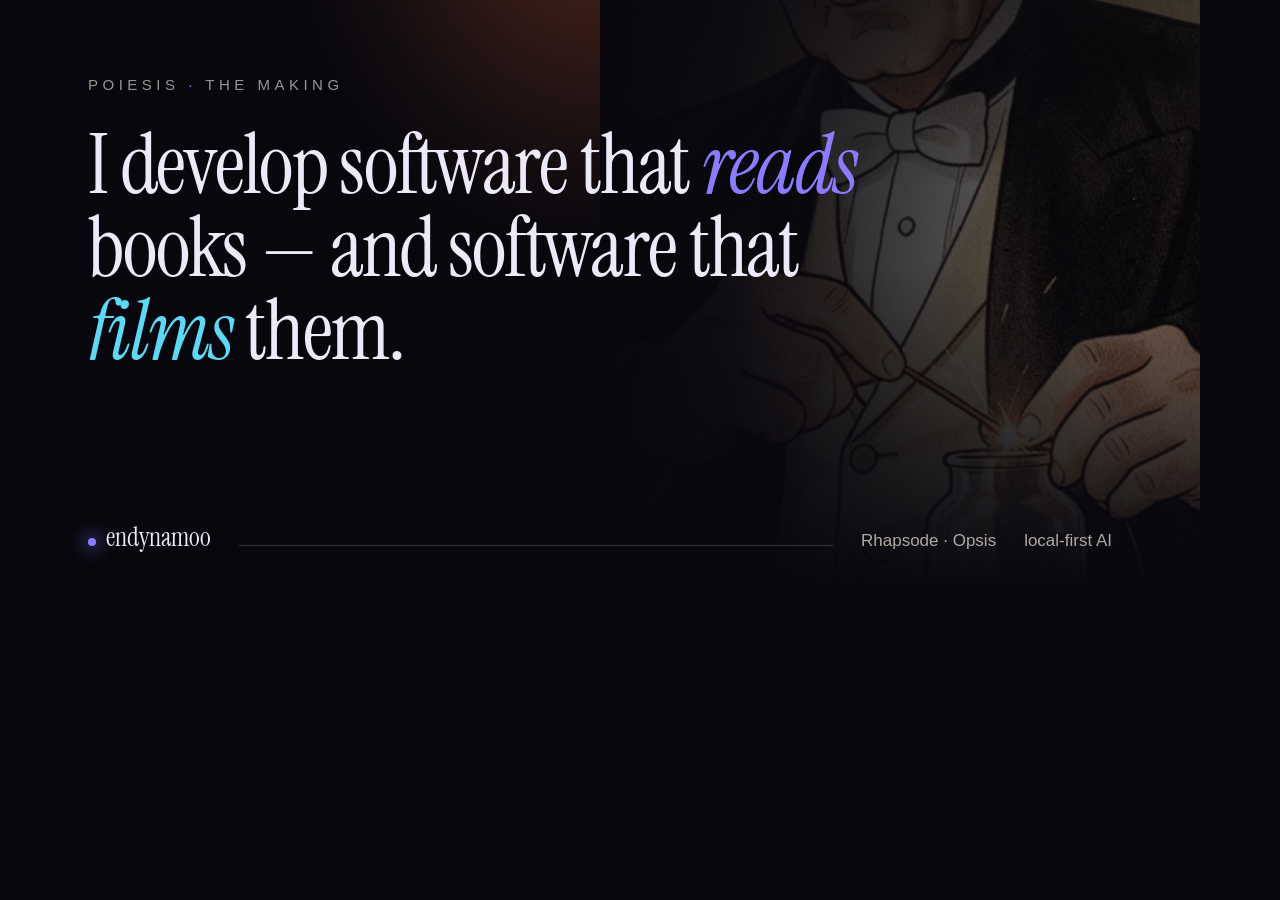
<file: tools/og-source.html>
﻿<!doctype html>
<html lang="en">
<head>
<meta charset="utf-8">
<style>
  @font-face {
    font-family: "Instrument Serif";
    src: url("../assets/fonts/instrument-serif-latin.woff2") format("woff2");
    font-weight: 400; font-style: normal;
  }
  @font-face {
    font-family: "Instrument Serif";
    src: url("../assets/fonts/instrument-serif-italic-latin.woff2") format("woff2");
    font-weight: 400; font-style: italic;
  }
  * { box-sizing: border-box; margin: 0; }
  body {
    width: 1200px; height: 630px; overflow: hidden; position: relative;
    background: #07070d; color: #ece9f8;
    font-family: "Segoe UI", sans-serif;
  }
  .beam {
    position: absolute; inset: -20% 0 auto 50%; width: 900px; height: 900px;
    transform: translateX(-50%);
    background: radial-gradient(50% 60% at 50% 0%, rgba(228,105,58,.34), rgba(228,105,58,.06) 55%, transparent 72%);
  }
  .frame {
    position: absolute; inset: 0 0 0 50%;
    background: url("../assets/img/frame-02.webp") center/cover;
    opacity: .55; filter: saturate(.85);
  }
  .fade {
    position: absolute; inset: 0 0 0 50%;
    background:
      linear-gradient(90deg, #07070d 0%, rgba(7,7,13,.92) 22%, rgba(7,7,13,.12) 92%),
      linear-gradient(180deg, rgba(11,10,12,.55) 0%, rgba(11,10,12,0) 30%);
  }
  .scrim { position: absolute; inset: 0; background: linear-gradient(180deg, transparent 42%, #07070d 94%); }
  .wrap { position: relative; padding: 76px 88px; height: 100%; display: flex; flex-direction: column; }
  .eyebrow { font-size: 15px; letter-spacing: .3em; text-transform: uppercase; color: rgba(242,235,223,.62); }
  .eyebrow b { color: #8b7bff; font-weight: 400; }
  h1 {
    font-family: "Instrument Serif", Georgia, serif; font-weight: 400;
    font-size: 84px; line-height: .99; letter-spacing: -.02em; margin-top: 30px; max-width: 780px;
  }
  h1 em { color: #8b7bff; }
  h1 em.cold { color: #5fd8f5; }
  .foot { margin-top: auto; display: flex; align-items: baseline; gap: 28px; font-size: 17px; color: rgba(242,235,223,.7); }
  .foot .name { font-family: "Instrument Serif", Georgia, serif; font-size: 26px; color: #ece9f8; }
  .dot { width: 8px; height: 8px; border-radius: 50%; background: #8b7bff; display: inline-block; margin-right: 10px; box-shadow: 0 0 18px 3px rgba(139,123,255,.6); }
  .rule { flex: 1; height: 1px; background: rgba(242,235,223,.18); }
</style>
</head>
<body>
  <div class="beam"></div>
  <div class="frame"></div>
  <div class="fade"></div>
  <div class="scrim"></div>
  <div class="wrap">
    <p class="eyebrow">Poiesis <b>&middot;</b> the making</p>
    <h1>I develop software that <em>reads</em> books &mdash; and software that <em class="cold">films</em> them.</h1>
    <div class="foot">
      <span class="name"><span class="dot"></span>endynamoo</span>
      <span class="rule"></span>
      <span>Rhapsode &middot; Opsis</span>
      <span>local&#8209;first AI</span>
    </div>
  </div>
</body>
</html>
</file>
<file: assets/css/site.css>
/* Poiesis — endynamoo
   A stage, two machines, four receipts. No framework, no build. */

@font-face {
  font-family: "Instrument Serif";
  src: url("../fonts/instrument-serif-latin.woff2") format("woff2");
  font-weight: 400; font-style: normal; font-display: swap;
  unicode-range: U+0000-00FF, U+0131, U+0152-0153, U+02BB-02BC, U+02C6, U+02DA, U+02DC,
                 U+0304, U+0308, U+0329, U+2000-206F, U+20AC, U+2122, U+2191, U+2193,
                 U+2212, U+2215, U+FEFF, U+FFFD;
}
@font-face {
  font-family: "Instrument Serif";
  src: url("../fonts/instrument-serif-latin-ext.woff2") format("woff2");
  font-weight: 400; font-style: normal; font-display: swap;
  unicode-range: U+0100-02BA, U+02BD-02C5, U+02C7-02CC, U+02CE-02D7, U+02DD-02FF,
                 U+0304, U+0308, U+0329, U+1D00-1DBF, U+1E00-1E9F, U+1EF2-1EFF,
                 U+2020, U+20A0-20AB, U+20AD-20C4, U+2113, U+2C60-2C7F, U+A720-A7FF;
}
@font-face {
  font-family: "Instrument Serif";
  src: url("../fonts/instrument-serif-italic-latin.woff2") format("woff2");
  font-weight: 400; font-style: italic; font-display: swap;
  unicode-range: U+0000-00FF, U+0131, U+0152-0153, U+02BB-02BC, U+02C6, U+02DA, U+02DC,
                 U+0304, U+0308, U+0329, U+2000-206F, U+20AC, U+2122, U+2191, U+2193,
                 U+2212, U+2215, U+FEFF, U+FFFD;
}
@font-face {
  font-family: "Instrument Serif";
  src: url("../fonts/instrument-serif-italic-latin-ext.woff2") format("woff2");
  font-weight: 400; font-style: italic; font-display: swap;
  unicode-range: U+0100-02BA, U+02BD-02C5, U+02C7-02CC, U+02CE-02D7, U+02DD-02FF,
                 U+0304, U+0308, U+0329, U+1D00-1DBF, U+1E00-1E9F, U+1EF2-1EFF,
                 U+2020, U+20A0-20AB, U+20AD-20C4, U+2113, U+2C60-2C7F, U+A720-A7FF;
}

:root {
  /* Rhapsode brand: violet signal, cyan second, violet-tinted paper on near-black. */
  --ink: #07070d;
  --ink-2: #0b0b15;
  --ink-3: #11111d;
  --paper: #ece9f8;
  --paper-70: rgba(236, 233, 248, .74);
  --paper-45: rgba(236, 233, 248, .56);
  --paper-22: rgba(236, 233, 248, .22);
  --paper-10: rgba(236, 233, 248, .10);
  --accent: #8b7bff;
  --accent-soft: rgba(139, 123, 255, .16);
  --accent-ink: #0a0716;
  --cold: #5fd8f5;
  --ash: #a09cbb;

  --serif: "Instrument Serif", "Iowan Old Style", "Palatino Linotype", Palatino, Georgia, serif;
  --sans: "Segoe UI Variable Display", "Segoe UI", Inter, -apple-system, BlinkMacSystemFont,
          "Helvetica Neue", Arial, sans-serif;
  --mono: "Cascadia Mono", "SF Mono", ui-monospace, Consolas, monospace;

  --ease: cubic-bezier(.16, 1, .3, 1);
  --gutter: clamp(1.25rem, 5vw, 4.5rem);
  --wrap: 1240px;

  --fs-h1: clamp(2.5rem, 5.5vw, 5.4rem);
  --fs-h2: clamp(1.95rem, 3.6vw, 3.3rem);
  --fs-body: clamp(1rem, .35vw + .92rem, 1.14rem);
}

*, *::before, *::after { box-sizing: border-box; }
html { scroll-behavior: smooth; -webkit-text-size-adjust: 100%; }
@media (prefers-reduced-motion: reduce) { html { scroll-behavior: auto; } }

html { overflow-x: clip; }
body {
  margin: 0;
  background: var(--ink);
  color: var(--paper);
  font-family: var(--sans);
  font-size: var(--fs-body);
  line-height: 1.65;
  -webkit-font-smoothing: antialiased;
  overflow-x: clip;
}

section[id] { scroll-margin-top: 76px; }

img, canvas, svg { display: block; max-width: 100%; }
a { color: inherit; }
p { margin: 0 0 1.15em; }
em { font-style: italic; }
code { font-family: var(--mono); font-size: .88em; color: var(--paper-70); }
::selection { background: var(--accent); color: var(--ink); }

:focus-visible {
  outline: 1px solid var(--accent);
  outline-offset: 4px;
  border-radius: 2px;
}

.wrap {
  width: min(var(--wrap), 100% - (var(--gutter) * 2));
  margin-inline: auto;
}

.skip {
  position: fixed; top: 8px; left: 8px; z-index: 200;
  padding: .6rem 1rem; background: var(--paper); color: var(--ink);
  font-size: .8rem; text-decoration: none; border-radius: 4px;
  transform: translateY(-160%); transition: transform .2s;
}
.skip:focus { transform: none; }

/* film grain ------------------------------------------------------------- */
.grain {
  position: fixed; inset: -50%; z-index: 90; pointer-events: none;
  opacity: .055; mix-blend-mode: overlay;
  background-image: url("data:image/svg+xml,%3Csvg xmlns='http://www.w3.org/2000/svg' width='220' height='220'%3E%3Cfilter id='n'%3E%3CfeTurbulence type='fractalNoise' baseFrequency='.82' numOctaves='3' stitchTiles='stitch'/%3E%3C/filter%3E%3Crect width='220' height='220' filter='url(%23n)'/%3E%3C/svg%3E");
  will-change: transform;
  animation: grainShift 7s steps(6) infinite;
}
@keyframes grainShift {
  0%, 100% { transform: translate(0, 0); }
  20% { transform: translate(-2%, 1%); }
  40% { transform: translate(1%, -2%); }
  60% { transform: translate(-1%, -1%); }
  80% { transform: translate(2%, 1%); }
}

/* navigation ------------------------------------------------------------- */
.nav {
  position: fixed; inset: 0 0 auto; z-index: 100;
  display: flex; align-items: center; gap: 2rem;
  height: 68px; padding-inline: var(--gutter);
  border-bottom: 1px solid transparent;
  transition: background .4s, border-color .4s, backdrop-filter .4s;
}
.nav.is-scrolled {
  background: rgba(7, 7, 13, .72);
  backdrop-filter: blur(14px) saturate(1.2);
  border-bottom-color: var(--paper-10);
}
.wordmark {
  display: inline-flex; align-items: center; gap: .6rem;
  font-size: .95rem; font-weight: 600; letter-spacing: -.01em;
  text-decoration: none;
}
.wordmark__dot {
  width: 7px; height: 7px; border-radius: 50%;
  background: var(--accent);
  box-shadow: 0 0 14px 2px rgba(139, 123, 255, .55);
}
.nav__links {
  display: flex; gap: 1.9rem; margin-left: auto;
  font-size: .85rem; letter-spacing: .02em;
}
.nav__links a { text-decoration: none; color: var(--paper-70); transition: color .2s; }
.nav__links a:hover { color: var(--paper); }
.nav__cta {
  font-size: .8rem; letter-spacing: .04em; text-decoration: none;
  padding: .55rem .9rem; border: 1px solid var(--paper-22); border-radius: 999px;
  color: var(--paper-70); transition: border-color .25s, color .25s, background .25s;
}
.nav__cta:hover { border-color: var(--paper-45); color: var(--paper); background: var(--paper-10); }

.rail {
  position: fixed; inset: auto 0 0; height: 2px; z-index: 100;
  background: var(--paper-10);
}
.rail i {
  display: block; height: 100%; width: 0%;
  background: linear-gradient(90deg, var(--accent), #5fd8f5);
  transform-origin: left;
}

/* shared type ------------------------------------------------------------ */
.display {
  font-family: var(--serif);
  font-weight: 400;
  letter-spacing: -.02em;
  line-height: 1.02;
  margin: 0;
}
.h2 { font-size: var(--fs-h2); line-height: 1.04; text-wrap: balance; margin: 0 0 1.5rem; }

.eyebrow, .index {
  font-size: .72rem; letter-spacing: .22em; text-transform: uppercase;
  color: var(--paper-45); margin: 0 0 1.6rem;
  font-family: var(--sans); font-weight: 500;
}
.index { display: flex; align-items: center; gap: .9rem; }
.index span {
  font-family: var(--serif); font-size: 1rem; letter-spacing: .05em;
  color: var(--accent); text-transform: none;
}
.index::after {
  content: ""; height: 1px; width: 42px; background: var(--paper-22);
}

.body { color: var(--paper-70); max-width: 46ch; text-wrap: pretty; }
.body em { color: var(--paper); }

.dot { color: var(--accent); }

/* buttons and links ------------------------------------------------------ */
.btn {
  display: inline-flex; align-items: center; gap: .55rem;
  padding: .92rem 1.5rem; border-radius: 999px;
  font-size: .88rem; letter-spacing: .01em; text-decoration: none;
  transition: transform .25s var(--ease), background .25s, border-color .25s, color .25s;
}
.btn span { transition: transform .3s var(--ease); }
.btn:hover span { transform: translateX(3px); }
.btn--accent { background: var(--accent); color: var(--accent-ink); font-weight: 600; }
.btn--accent:hover { background: #a394ff; transform: translateY(-2px); }
.btn--ghost { border: 1px solid var(--paper-22); color: var(--paper-70); }
.btn--ghost:hover { border-color: var(--paper-45); color: var(--paper); transform: translateY(-2px); }

.arrow-link {
  display: inline-flex; align-items: center; gap: .5rem;
  margin-top: 2.2rem; padding-bottom: .3rem;
  font-size: .86rem; letter-spacing: .03em; text-decoration: none;
  color: var(--paper); border-bottom: 1px solid var(--paper-22);
  transition: border-color .3s, gap .3s var(--ease), color .3s;
}
.arrow-link:hover { border-color: var(--accent); gap: .85rem; color: var(--accent); }

/* 1 · hero --------------------------------------------------------------- */
.hero {
  position: relative; min-height: 100svh;
  display: flex; flex-direction: column; justify-content: flex-end;
  padding: 0 var(--gutter) 4.5rem;
  overflow: hidden;
  background:
    radial-gradient(120% 80% at 50% 0%, #171727 0%, #07070d 62%);
}
.hero__stage {
  position: absolute; inset: 0; width: 100%; height: 100%;
  opacity: 0; transition: opacity 1.6s ease;
}
.hero__stage.is-live { opacity: 1; }
.hero__veil {
  position: absolute; inset: 0; pointer-events: none;
  background:
    radial-gradient(90% 60% at 50% 8%, rgba(139, 123, 255, .10), transparent 60%),
    linear-gradient(180deg, rgba(7, 7, 13, .55) 0%, rgba(7, 7, 13, 0) 32%, rgba(7, 7, 13, .82) 88%);
}
.hero__inner {
  position: relative; z-index: 2;
  width: min(var(--wrap), 100%); margin-inline: auto;
  margin-bottom: auto; padding-top: clamp(7rem, 16vh, 11rem);
}
.hero h1 {
  font-size: var(--fs-h1);
  max-width: 32ch;
  margin: 0 0 1.6rem;
  letter-spacing: -.028em;
}
.hero h1 em { color: var(--accent); }
.hero h1 em.cold { color: var(--cold); }
.hero .line { display: block; }

.lede {
  max-width: 50ch; color: var(--paper-70);
  font-size: clamp(1rem, .4vw + .9rem, 1.18rem);
  margin: 0 0 2.4rem;
}
.hero__actions { display: flex; flex-wrap: wrap; gap: .8rem; }
.hero__by {
  max-width: 50ch; margin: -1.1rem 0 2.2rem;
  font-size: .88rem; line-height: 1.6; color: var(--paper-45);
}
.hero__by-lead { color: var(--paper); }
.hero__by a, .making__by a {
  color: var(--paper); text-decoration: none;
  border-bottom: 1px solid var(--accent);
  transition: color .2s var(--ease), border-color .2s var(--ease);
}
.hero__by a:hover, .making__by a:hover { color: var(--accent); border-color: var(--paper); }
.hero__meta {
  display: flex; flex-wrap: wrap; gap: 1.6rem;
  list-style: none; margin: 3rem 0 0; padding: 0;
  font-size: .74rem; letter-spacing: .1em; text-transform: uppercase; color: var(--paper-45);
}
.hero__meta span { color: var(--ash); margin-left: .3rem; }

.hero__foot {
  position: relative; z-index: 2;
  width: min(var(--wrap), 100%); margin: 4rem auto 0;
  display: flex; align-items: center; gap: 1rem;
  font-size: .68rem; letter-spacing: .24em; text-transform: uppercase; color: var(--paper-45);
}
.hero__foot-line {
  height: 1px; width: 64px; background: var(--paper-22);
  position: relative; overflow: hidden;
}
.hero__foot-line::after {
  content: ""; position: absolute; inset: 0; background: var(--accent);
  transform: translateX(-100%);
  animation: sweep 3.4s var(--ease) infinite;
}
@keyframes sweep { 0% { transform: translateX(-100%); } 55%, 100% { transform: translateX(100%); } }

/* 2 · strip -------------------------------------------------------------- */
.strip {
  overflow: hidden; padding: 1.6rem 0;
  border-block: 1px solid var(--paper-10);
  background: #0b0b15;
  mask-image: linear-gradient(90deg, transparent, #000 8%, #000 92%, transparent);
}
.strip__track {
  display: flex; align-items: center; gap: 2.6rem;
  width: max-content;
  font-family: var(--serif); font-size: 1.15rem; color: var(--paper-45);
  animation: marquee 46s linear infinite;
}
.strip__track i { color: var(--accent); font-style: normal; opacity: .65; }
.strip:hover .strip__track, .strip:focus-within .strip__track { animation-play-state: paused; }
@keyframes marquee { to { transform: translateX(-50%); } }

/* 3 · projects ----------------------------------------------------------- */
.project { padding: clamp(6rem, 14vh, 10rem) 0; position: relative; }
.project__grid {
  display: grid; grid-template-columns: 1.04fr 1fr;
  gap: clamp(2.5rem, 6vw, 6rem); align-items: center;
}
.project--rhapsode {
  background:
    radial-gradient(70% 60% at 82% 44%, rgba(139, 123, 255, .09), transparent 66%),
    var(--ink);
}
.project__copy .body { max-width: 44ch; }

.specs {
  margin: 2.4rem 0 0; padding: 0;
  display: grid; gap: 0; border-top: 1px solid var(--paper-10);
}
.specs > div {
  display: grid; grid-template-columns: 8.5rem 1fr; gap: 1rem;
  padding: .78rem 0; border-bottom: 1px solid var(--paper-10);
}
.specs dt {
  font-size: .68rem; letter-spacing: .18em; text-transform: uppercase;
  color: var(--paper-45); padding-top: .25em;
}
.specs dd { margin: 0; font-size: .92rem; color: var(--paper-70); }

/* reader mock ------------------------------------------------------------ */
.reader {
  position: relative;
  border: 1px solid var(--paper-10);
  border-radius: 16px;
  background: linear-gradient(180deg, #171727 0%, #11111d 100%);
  box-shadow: 0 40px 80px -40px rgba(0, 0, 0, .9), 0 0 0 1px rgba(0, 0, 0, .4);
  overflow: hidden;
  transform: perspective(1400px) rotateY(-2.5deg) rotateX(1.5deg);
  transition: transform .8s var(--ease);
}
.reader:hover { transform: perspective(1400px) rotateY(0) rotateX(0); }
.reader__chrome {
  display: flex; align-items: center; gap: .8rem;
  padding: .85rem 1.1rem; border-bottom: 1px solid var(--paper-10);
  font-size: .72rem; color: var(--paper-45);
}
.reader__dots { display: flex; gap: .35rem; }
.reader__dots i { width: 8px; height: 8px; border-radius: 50%; background: var(--paper-22); }
.reader__title { letter-spacing: .06em; }
.reader__chip {
  margin-left: auto; padding: .18rem .55rem; border-radius: 999px;
  border: 1px solid var(--paper-10); font-size: .64rem; letter-spacing: .12em;
  text-transform: uppercase; color: var(--paper-45);
}
.reader__head { padding: 1.9rem 2rem .4rem; }
.reader__book {
  font-size: .62rem; letter-spacing: .22em; color: var(--accent);
  margin: 0 0 .55rem;
}
.reader__chapter {
  font-family: var(--serif); font-size: 1.45rem; color: var(--paper);
  margin: 0;
}
.reader__prose {
  padding: 1.1rem 2rem 2.2rem;
  font-family: var(--serif); font-size: clamp(1.08rem, .6vw + .95rem, 1.3rem);
  line-height: 1.62; color: rgba(236, 233, 248, .30);
  margin: 0; min-height: 8.6em;
}
.reader__prose span { transition: color .28s ease, text-shadow .5s ease; }
.reader__prose span.lit {
  color: var(--paper);
  text-shadow: 0 0 22px rgba(236, 233, 248, .28);
}
.reader__prose span.done { color: rgba(236, 233, 248, .56); }

.reader__player {
  display: flex; align-items: center; gap: 1rem;
  padding: .95rem 1.6rem; border-top: 1px solid var(--paper-10);
  background: rgba(255, 255, 255, .015);
}
.reader__play {
  display: grid; place-items: center;
  width: 34px; height: 34px; border-radius: 50%;
  border: 1px solid var(--paper-22); background: transparent; color: var(--paper);
  cursor: pointer; transition: background .25s, border-color .25s, transform .2s;
}
.reader__play:hover { background: var(--accent); border-color: var(--accent); color: var(--accent-ink); transform: scale(1.05); }
.reader__play.is-playing { background: var(--accent); border-color: var(--accent); color: var(--accent-ink); }
.reader__icon { display: block; }
.reader__icon--pause { display: none; }
.reader__play.is-playing .reader__icon--play { display: none; }
.reader__play.is-playing .reader__icon--pause { display: block; }
.reader__wave { flex: 1; height: 34px; width: 100%; }
.reader__time {
  font-family: var(--mono); font-size: .7rem; color: var(--paper-45);
  white-space: nowrap; font-variant-numeric: tabular-nums;
}
.reader__time span { color: var(--ash); }

/* the demo take ---------------------------------------------------------- */
.demo {
  width: min(var(--wrap), 100% - var(--gutter) * 2, calc(min(72svh, 760px) * 1280 / 871));
  margin: clamp(3rem, 9vh, 6.5rem) auto 0;
}
.demo__slate {
  display: flex; align-items: baseline; justify-content: space-between; gap: 1rem;
  flex-wrap: wrap; padding-bottom: .85rem; border-bottom: 1px solid var(--paper-10);
  font-family: var(--mono); font-size: .7rem; letter-spacing: .12em; text-transform: uppercase;
}
.demo__rec {
  margin: 0; display: inline-flex; align-items: center; gap: .55rem; color: var(--accent);
}
.demo__rec i {
  width: 7px; height: 7px; border-radius: 50%; background: var(--accent);
  box-shadow: 0 0 12px 2px rgba(139, 123, 255, .5);
}
.demo__meta { margin: 0; color: var(--ash); }

/* the Opsis footage: 16:9 instead of the tall recorded window, and its own
   spacing under the pinned stage. The status pill stays violet, the same colour
   the Unreleased banner uses, so "alpha" reads as one state across the section. */
.demo--opsis {
  width: min(var(--wrap), 100% - var(--gutter) * 2, calc(min(72svh, 700px) * 16 / 9));
  margin: clamp(4rem, 10vh, 7rem) auto clamp(2rem, 6vh, 4rem);
}
.demo--opsis .demo__caption b { color: var(--paper); font-weight: 600; }
.demo--opsis .demo__frame { border-radius: 12px; }

/* the look is a field: one scene, four styles ---------------------------- */
.styles {
  width: min(var(--wrap), 100% - var(--gutter) * 2);
  margin: clamp(2.5rem, 7vh, 4.5rem) auto 0;
}
.styles__grid {
  display: grid; grid-template-columns: repeat(2, 1fr); gap: .9rem 1rem;
  margin: 1.1rem 0 0;
}
.styles__grid figure { margin: 0; }
.styles__grid img,
.styles__grid video {
  display: block; width: 100%; height: auto; border-radius: 8px;
  border: 1px solid var(--paper-10); background: var(--ink-2);
  transition: transform .5s var(--ease), border-color .3s var(--ease);
}
.styles__grid figure:hover img,
.styles__grid figure:hover video {
  transform: translateY(-3px) scale(1.012); border-color: var(--paper-22);
}
.styles__grid figcaption {
  display: flex; flex-wrap: wrap; align-items: baseline; gap: .2rem .55rem;
  margin-top: .65rem;
  font-family: var(--mono); font-size: .64rem; letter-spacing: .1em;
  text-transform: uppercase; color: var(--paper-45);
}
.styles__grid figcaption b {
  color: var(--paper); font-weight: 600; letter-spacing: .12em;
}
.styles .demo__caption { max-width: min(100%, 62rem); }

/* translation samples ------------------------------------------------------ */
.translation__source {
  margin: 1.6rem 0 0; padding: .15rem 0 .15rem 1.15rem;
  border-left: 2px solid var(--accent);
  font-family: var(--serif); font-size: clamp(1.12rem, 1.9vw, 1.45rem);
  line-height: 1.45; color: var(--paper); text-wrap: pretty;
}
.translation__list { display: grid; gap: 1.05rem; margin: 1.5rem 0 0; padding: 0; }
.translation__list > div {
  display: grid; grid-template-columns: 9rem minmax(0, 1fr); gap: .15rem 1.4rem;
  padding-top: 1.05rem; border-top: 1px solid var(--paper-10);
}
.translation__list dt {
  display: flex; flex-wrap: wrap; align-items: baseline; gap: .35rem;
  font-family: var(--mono); font-size: .62rem; letter-spacing: .12em;
  text-transform: uppercase; color: var(--paper-45); padding-top: .3rem;
}
.translation__list dt em {
  font-style: normal; color: var(--accent); letter-spacing: .06em;
}
.translation__list dd {
  margin: 0; color: var(--paper-70); line-height: 1.68; text-wrap: pretty;
}
.demo--translation .demo__caption { max-width: min(100%, 62rem); }
.translation__note {
  margin: 1.5rem 0 0; max-width: min(100%, 62rem);
  font-size: .97rem; line-height: 1.62; color: var(--paper-45);
}
@media (max-width: 640px) {
  .translation__list > div { grid-template-columns: 1fr; gap: .3rem; }
  .translation__list dt { padding-top: 0; }
}
.demo__frame {
  position: relative; margin: 1.1rem auto 0; border-radius: 14px; overflow: hidden;
  background: #05050a; box-shadow: 0 40px 80px -40px rgba(0, 0, 0, .9), 0 0 0 1px var(--paper-10);
}
.demo__video { display: block; width: 100%; height: auto; }
.demo__scrim {
  position: absolute; inset: 0; pointer-events: none;
  background: radial-gradient(72% 72% at 50% 50%, rgba(7, 7, 13, 0), rgba(7, 7, 13, .5));
  transition: opacity .45s var(--ease);
}
.demo__play {
  position: absolute; left: 50%; top: 50%; transform: translate(-50%, -50%);
  display: inline-flex; align-items: center; gap: .6rem; padding: .8rem 1.3rem;
  border-radius: 999px; border: 1px solid var(--paper-22); background: rgba(7, 7, 13, .72);
  color: var(--paper); font: inherit; font-size: .92rem; cursor: pointer; white-space: nowrap;
  -webkit-backdrop-filter: blur(6px); backdrop-filter: blur(6px);
  transition: background .2s var(--ease), border-color .2s var(--ease), color .2s var(--ease), transform .2s var(--ease);
}
.demo__play:hover {
  background: var(--accent); border-color: var(--accent); color: var(--accent-ink);
  transform: translate(-50%, -50%) scale(1.03);
}
.demo__play:focus-visible { outline: 2px solid var(--cold); outline-offset: 3px; }
.demo.is-playing .demo__scrim, .demo.is-playing .demo__play { opacity: 0; pointer-events: none; }
.demo__caption {
  margin-top: 1.1rem; max-width: 64ch; color: var(--paper-70);
  font-size: .97rem; line-height: 1.62;
}
.demo__transcript { margin-top: 1rem; max-width: 70ch; font-size: .92rem; color: var(--paper-45); }
.demo__transcript summary {
  cursor: pointer; color: var(--ash); font-family: var(--mono); font-size: .7rem;
  letter-spacing: .1em; text-transform: uppercase;
}
.demo__transcript summary:hover { color: var(--paper); }
.demo__transcript ol { margin: .85rem 0 0; padding-left: 1.15rem; display: grid; gap: .4rem; line-height: 1.55; }
.demo__transcript b { color: var(--paper-70); font-weight: 600; font-variant-numeric: tabular-nums; }
.demo__transcript p { margin: .85rem 0 0; }

/* 4 · Opsis -------------------------------------------------------------- */
.opsis { position: relative; height: 420vh; background: #07070d; }
.opsis__pin {
  position: sticky; top: 0; height: 100svh; overflow: hidden;
}
.opsis__media { position: absolute; inset: 0; }
.opsis__frame {
  position: absolute; inset: 0; width: 100%; height: 100%;
  object-fit: cover; opacity: 0;
  transform: scale(1.06);
  transition: opacity .9s ease, transform 1.6s var(--ease);
  filter: saturate(.92) contrast(1.04);
}
.opsis__frame.is-on { opacity: 1; transform: scale(1); }
.opsis__scrim {
  position: absolute; inset: 0;
  background:
    linear-gradient(90deg, rgba(7, 7, 13, .94) 0%, rgba(7, 7, 13, .78) 34%, rgba(7, 7, 13, .12) 68%, rgba(7, 7, 13, .5) 100%),
    linear-gradient(180deg, rgba(7, 7, 13, .8) 0%, transparent 28%, transparent 62%, rgba(7, 7, 13, .92) 100%);
}
.opsis__slate {
  position: absolute; top: 96px; right: var(--gutter);
  display: flex; gap: 1rem;
  font-family: var(--mono); font-size: .66rem; letter-spacing: .16em;
  color: var(--paper-45);
}
.opsis__slate span:first-child { color: var(--paper); }
.opsis__banner {
  position: absolute; z-index: 3; top: 124px; right: var(--gutter);
  display: inline-flex; align-items: center; gap: .55rem;
  padding: .45rem .95rem; border-radius: 999px;
  border: 1px solid rgba(139, 123, 255, .45);
  background: rgba(139, 123, 255, .10);
  -webkit-backdrop-filter: blur(8px); backdrop-filter: blur(8px);
  font-family: var(--mono); font-size: .66rem; letter-spacing: .14em;
  text-transform: uppercase; color: var(--paper);
}
.opsis__banner i {
  width: 6px; height: 6px; border-radius: 50%; background: var(--accent);
  box-shadow: 0 0 10px 2px rgba(139, 123, 255, .55);
  animation: beacon 2.6s ease-in-out infinite;
}
.opsis__banner-note { color: var(--paper-45); }
@keyframes beacon { 0%, 100% { opacity: 1; } 50% { opacity: .35; } }
.opsis__copy {
  position: relative; z-index: 2;
  width: min(var(--wrap), 100% - var(--gutter) * 2); margin-inline: auto;
  padding-top: clamp(4rem, 11vh, 9rem);
  max-width: var(--wrap);
}
.opsis__copy > * { max-width: 34rem; }
.opsis__copy .h2 { margin-bottom: 1.6rem; }
.opsis__copy .body { color: rgba(236, 233, 248, .72); }
.opsis__note {
  margin: -.5rem 0 0;
  font-size: .86rem; line-height: 1.6; color: var(--paper-45);
}

.chips {
  display: grid; grid-template-columns: repeat(2, max-content);
  gap: .5rem 1rem; align-items: start;
  list-style: none; padding: 0; margin: 1.8rem 0 0;
}
.chips li {
  font-size: .7rem; letter-spacing: .06em; text-align: left;
  padding: .5rem 1.1rem; border-radius: 999px;
  border: 1px solid var(--paper-22); color: var(--paper-70);
  backdrop-filter: blur(6px);
}

.opsis__rail {
  position: absolute; inset: auto var(--gutter) 2.6rem; z-index: 3;
  height: 46px;
}
.opsis__beats {
  position: absolute; inset: 0 0 18px; display: flex; gap: 3px;
}
.opsis__beats i {
  display: block; height: 100%; flex: 1 1 0; border-radius: 2px;
  background: rgba(236, 233, 248, .16);
  transition: background .4s;
}
.opsis__beats i.past { background: rgba(139, 123, 255, .40); }
.opsis__beats i.void {
  background: repeating-linear-gradient(135deg, rgba(236, 233, 248, .16) 0 3px, transparent 3px 7px);
}
.opsis__head {
  position: absolute; top: -6px; bottom: 12px; left: 0; width: 1px;
  background: var(--paper);
  box-shadow: 0 0 12px 1px rgba(236, 233, 248, .5);
}
.opsis__head::before {
  content: ""; position: absolute; top: -4px; left: -3px;
  width: 7px; height: 7px; background: var(--paper); transform: rotate(45deg);
}
.opsis__hud {
  position: absolute; inset: auto 0 0; display: flex; align-items: baseline; gap: 1rem;
  font-family: var(--mono); font-size: .66rem; letter-spacing: .14em;
  color: var(--paper-70); font-variant-numeric: tabular-nums;
}
.opsis__hud-note {
  margin-left: auto; color: var(--paper-45); letter-spacing: .12em;
}
.opsis__scroll {
  position: absolute; right: var(--gutter); top: 50%;
  transform: rotate(90deg) translateX(50%); transform-origin: right center;
  font-size: .64rem; letter-spacing: .28em; text-transform: uppercase;
  color: var(--paper-45);
}

/* the storyboard strip: only where the stage is not pinned -------------- */
.opsis__strip { display: none; }

/* 5 · making ------------------------------------------------------------- */
.making {
  padding: clamp(6rem, 14vh, 11rem) 0;
  background:
    linear-gradient(180deg, #07070d 0%, #0b0b15 40%, #07070d 100%);
}
.making__head { max-width: 52rem; margin-bottom: clamp(3rem, 7vh, 5rem); }
.making__by { margin: 1.5rem 0 0; max-width: 46ch; color: var(--paper-45); line-height: 1.62; }
.receipts {
  list-style: none; padding: 0; margin: 0;
  display: grid; grid-template-columns: repeat(4, 1fr); gap: 0;
  border-top: 1px solid var(--paper-10);
}
.receipt {
  padding: 2.2rem 1.6rem 2.4rem 0;
  border-right: 1px solid var(--paper-10);
}
.receipt + .receipt { padding-left: 1.6rem; }
.receipt:last-child { border-right: 0; }
.receipt__n {
  font-family: var(--serif); font-size: 1rem; color: var(--accent);
  display: block; margin-bottom: 1.6rem; letter-spacing: .06em;
}
.receipt h3 {
  font-family: var(--serif); font-weight: 400; font-size: 1.42rem;
  line-height: 1.2; margin: 0 0 .9rem; letter-spacing: -.01em;
}
.receipt p { font-size: .9rem; color: var(--paper-45); line-height: 1.7; margin: 0; }

/* 6 · close -------------------------------------------------------------- */
.close {
  padding: clamp(5.5rem, 13vh, 9rem) 0 clamp(4.5rem, 8vh, 6rem);
  text-align: center;
  background:
    radial-gradient(70% 60% at 50% 0%, rgba(139, 123, 255, .12), transparent 62%),
    var(--ink);
  border-top: 1px solid var(--paper-10);
}
.close__inner { display: grid; justify-items: center; }
.close__title { font-size: clamp(2.1rem, 4.6vw, 4.2rem); max-width: 22ch; margin-bottom: 1.8rem; }
.close__title em { color: var(--accent); }
.close .body { max-width: 52ch; text-align: center; }
.close__actions { display: flex; flex-wrap: wrap; gap: .8rem; justify-content: center; margin-top: 1.4rem; }

.foot { border-top: 1px solid var(--paper-10); padding: 1.8rem 0; background: #0b0b15; }
.foot p, .foot a { color: rgba(236, 233, 248, .62); }
.foot__inner {
  display: flex; flex-wrap: wrap; gap: 1rem 2rem;
  align-items: center; justify-content: space-between;
  font-size: .74rem; color: var(--paper-45);
}
.foot p { margin: 0; }
.foot nav { display: flex; gap: 1.4rem; }
.foot a { text-decoration: none; color: var(--paper-45); transition: color .2s; }
.foot a:hover { color: var(--paper); }

/* the lamp that follows the pointer -------------------------------------- */
.lamp {
  position: fixed; top: 0; left: 0; z-index: 80; pointer-events: none;
  width: 460px; height: 460px; margin: -230px 0 0 -230px;
  background: radial-gradient(circle, rgba(139, 123, 255, .12), rgba(139, 123, 255, 0) 66%);
  opacity: 0; transition: opacity .6s ease;
  mix-blend-mode: screen;
}
.lamp.is-on { opacity: 1; }

/* reveals ---------------------------------------------------------------- */
.reveal {
  opacity: 0; transform: translateY(26px);
  transition: opacity .95s var(--ease), transform .95s var(--ease);
}
.reveal.in { opacity: 1; transform: none; }

.hero h1 .line {
  display: block;
  animation: lineIn 1.2s var(--ease) both;
}
.hero h1 .line:nth-child(2) { animation-delay: .14s; }
@keyframes lineIn {
  from { opacity: 0; transform: translateY(.42em); filter: blur(8px); }
  to { opacity: 1; transform: none; filter: none; }
}
.hero .eyebrow, .hero .lede, .hero__actions, .hero__meta, .hero__foot {
  animation: fadeUp 1.1s var(--ease) both;
}
.hero .eyebrow { animation-delay: .1s; }
.hero .lede { animation-delay: .42s; }
.hero__actions { animation-delay: .56s; }
.hero__meta { animation-delay: .68s; }
.hero__foot { animation-delay: .9s; }
@keyframes fadeUp {
  from { opacity: 0; transform: translateY(18px); }
  to { opacity: 1; transform: none; }
}

/* responsive ------------------------------------------------------------- */
@media (max-width: 1100px) {
  .receipts { grid-template-columns: repeat(2, 1fr); }
  .receipt { border-right: 0; border-bottom: 1px solid var(--paper-10); padding: 2rem 1.6rem 2rem 0; }
  .receipt:nth-child(odd) { border-right: 1px solid var(--paper-10); }
  .receipt + .receipt { padding-left: 0; }
  .receipt:nth-child(even) { padding-left: 1.6rem; }
  .receipt:nth-last-child(-n+2) { border-bottom: 0; }
}

@media (max-width: 900px) {
  .nav__links { display: none; }
  .styles__grid { gap: .75rem; }
  .nav__cta { margin-left: auto; }
  .project__grid { grid-template-columns: 1fr; gap: 3rem; }
  .project__copy .body, .body { max-width: none; }
  .reader { transform: none; }
  .reader__prose { min-height: 0; }
}

/* The pinned stage needs room in both directions. On a narrow or a short
   window it stops being a stage and becomes a plate: still, storyboard,
   copy, timeline, in that order. */
@media (max-width: 900px), (max-height: 760px) {
  .opsis { height: auto; }
  .opsis__pin { position: static; height: auto; overflow: visible; padding: 6rem 0 5rem; }
  .opsis__media { position: relative; inset: auto; height: 58vh; margin-bottom: -6rem; }
  .opsis__frame { object-position: 50% 32%; }
  .opsis__scrim {
    background: linear-gradient(180deg, rgba(7, 7, 13, .3), rgba(7, 7, 13, .96) 76%, #07070d 100%);
  }
  .opsis__slate { top: 76px; }
  .opsis__banner { top: 100px; }
  .opsis__copy { padding-top: 0; max-width: none; }
  .opsis__copy > * { max-width: 38rem; }
  .opsis__rail { position: relative; inset: auto; margin: 3rem auto 0; width: min(var(--wrap), 100% - var(--gutter) * 2); }
  .opsis__scroll { display: none; }
  .opsis__hud-note { display: none; }
  .opsis__hud { justify-content: space-between; }

  .opsis__strip {
    display: flex; gap: .6rem; overflow-x: auto;
    scroll-padding-inline: var(--gutter);
    margin: 2.6rem calc(var(--gutter) * -1) 0;
    padding: 0 calc(var(--gutter) * 2) 1rem;
    -webkit-overflow-scrolling: touch;
    scrollbar-width: none;
  }
  .opsis__strip::-webkit-scrollbar { display: none; }
  .opsis__strip figure {
    flex: 0 0 auto; width: 68vw; max-width: 320px; margin: 0;
    position: relative;
  }
  .opsis__strip img {
    width: 100%; height: auto; border-radius: 6px;
    border: 1px solid var(--paper-10);
  }
  .opsis__strip figcaption {
    position: absolute; left: .5rem; bottom: .45rem;
    font-family: var(--mono); font-size: .6rem; letter-spacing: .12em;
    color: var(--paper-70);
    padding: .1rem .35rem; border-radius: 3px; background: rgba(7, 7, 13, .6);
  }
}

@media (max-width: 640px) {
  .nav { height: 60px; }
  .styles__grid { grid-template-columns: 1fr; gap: 1.1rem; }
  .hero { padding-bottom: 3rem; }
  .hero__inner { padding-top: 6.5rem; }
  .hero h1 { max-width: none; font-size: 2.3rem; }
  .hero__meta { gap: 1rem 1.4rem; }
  .hero__foot span:last-child { display: none; }
  .hero__foot { margin-top: 3rem; }
  .reader__head { padding: 1.4rem 1.25rem .3rem; }
  .reader__prose { padding: .9rem 1.25rem 1.6rem; }
  .reader__player { padding: .8rem 1.1rem; }
  .reader__time span { display: none; }
  .specs > div { grid-template-columns: 7rem 1fr; }
  .receipts { grid-template-columns: 1fr; }
  .receipt, .receipt:nth-child(odd) { border-right: 0; padding-left: 0; padding-right: 0; }
  .receipt:nth-child(even) { padding-left: 0; }
  .receipt:nth-last-child(-n+2) { border-bottom: 1px solid var(--paper-10); }
  .receipt:last-child { border-bottom: 0; }
  .hex { font-size: .7rem; }
  .opsis__media { height: 46vh; }
  .opsis__beats { gap: 2px; }
  .foot__inner { flex-direction: column; align-items: flex-start; }
}

/* motion preferences ----------------------------------------------------- */
@media (prefers-reduced-motion: reduce) {
  *, *::before, *::after {
    animation-duration: .001ms !important;
    animation-iteration-count: 1 !important;
    transition-duration: .001ms !important;
  }
  .reveal { opacity: 1; transform: none; }
  .hero h1 .line, .hero .eyebrow, .hero .lede, .hero__actions, .hero__meta, .hero__foot {
    animation: none !important; opacity: 1; transform: none; filter: none;
  }
  .strip__track { animation: none; transform: none; flex-wrap: wrap; width: auto; }
  .strip__dup { display: none; }
  .grain { animation: none; }
  .hero__stage { opacity: 1; }
  .opsis { height: auto; }
  .opsis__pin { position: static; height: auto; overflow: visible; padding: 6rem 0 4rem; }
  .opsis__media { position: relative; inset: auto; height: 56vh; margin-bottom: -5rem; }
  .opsis__scrim {
    background: linear-gradient(180deg, rgba(7, 7, 13, .25), rgba(7, 7, 13, .96) 78%, #07070d 100%);
  }
  .opsis__copy { padding-top: 0; }
  .opsis__copy > * { max-width: 40rem; }
  .opsis__rail {
    position: relative; inset: auto; margin: 3rem auto 0;
    width: min(var(--wrap), 100% - var(--gutter) * 2);
  }
  .opsis__frame { transform: none; object-position: 50% 32%; }
  .opsis__frame:not(.is-on) { display: none; }
  .opsis__scroll { display: none; }
  .reader { transform: none; }
}
</file>
